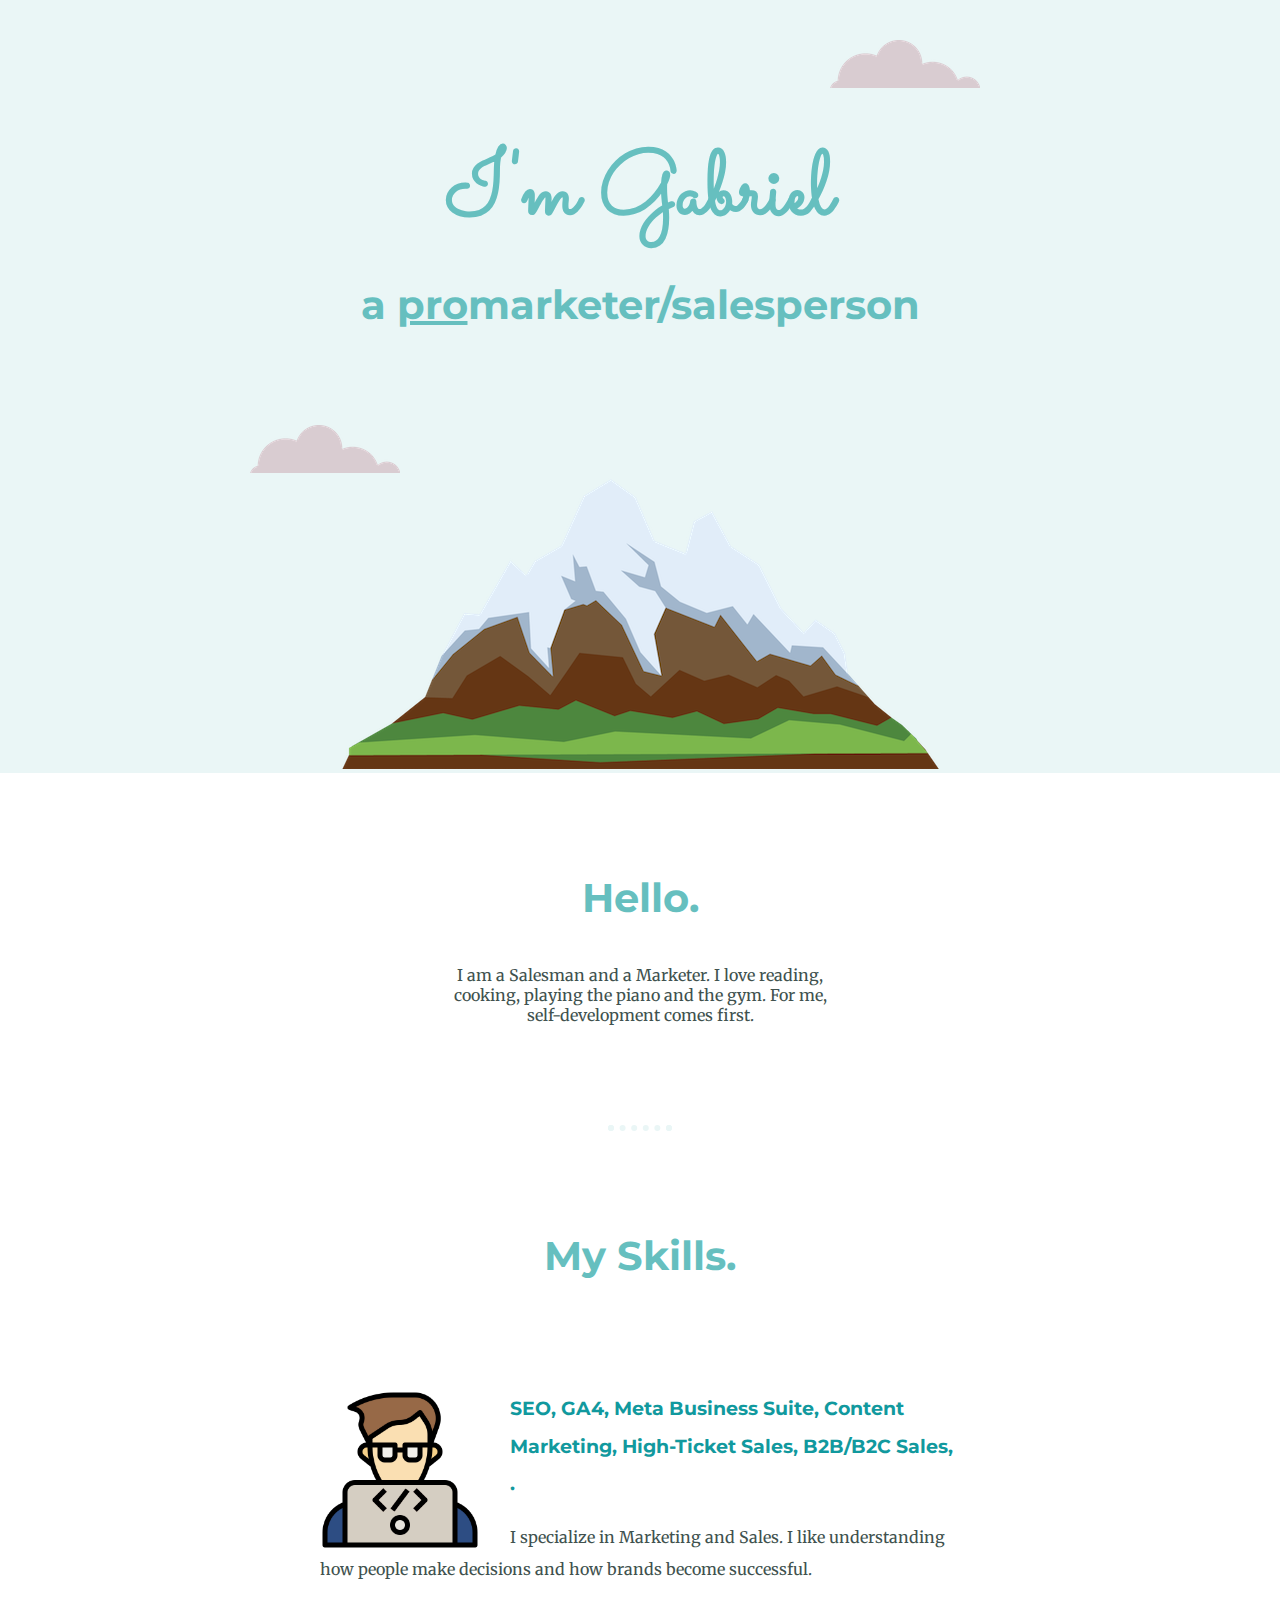
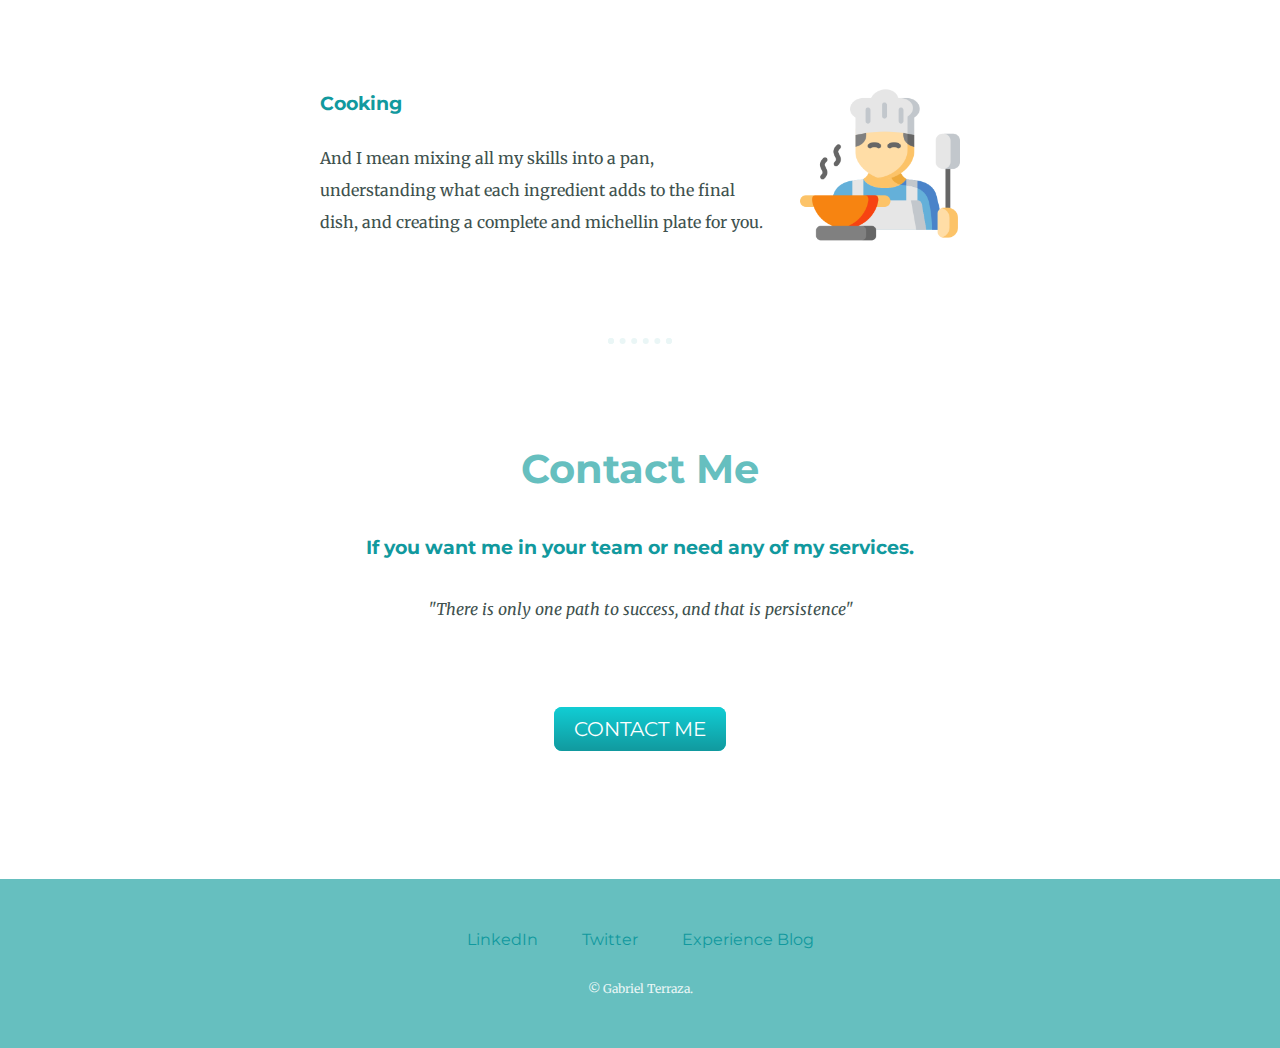
<file: index.html>
<!DOCTYPE html>
<html lang="en" dir="ltr">

<head>
  <meta charset="utf-8">
  <title> Gabriel's website</title>
  <link rel="icon" href="favicon.ico?v=2">
  <link rel="stylesheet" href="css/styles.css">
  <link rel="preconnect" href="https://fonts.googleapis.com">
  <link rel="preconnect" href="https://fonts.gstatic.com" crossorigin>
  <link href="https://fonts.googleapis.com/css2?family=Merriweather&family=Montserrat&family=Sacramento&display=swap" rel="stylesheet" </head>

<body>
  <div class="top-container">
    <img class="top-cloud" src="images/cloud.png" alt="cloud-img">
    <h1>I'm Gabriel</h1>
    <h2>
      <p>a <span class="pro">pro</span>marketer/salesperson</p>
    </h2>
    <img class="bottom-cloud" src="images/cloud.png" alt="cloud-img">
    <img src="images/mountain.png" alt="mountain.png">
  </div>
  <div class="middle-container">
    <div class="profile">
    
      <h2>Hello.</h2>
      <p class="hello-description">I am a Salesman and a Marketer. I love reading, cooking, playing the piano and the gym. For me, self-development comes first.</p>
    </div>
    <hr>
    <div class="My Skills">
      <h2>My Skills.</h2>
      <div class="skill-row">
        <img class="coding" src="images/coding.png" alt="coding-img">

        <h3>SEO, GA4, Meta Business Suite, Content Marketing, High-Ticket Sales, B2B/B2C Sales, .</h3>
        <p>I specialize in Marketing and Sales. I like understanding how people make decisions and how brands become successful.</p>

      </div>
      <div class="skill-row">
        <img class="cooking" src="images/cooking.png" alt="cooking-img">

        <h3>Cooking</h3>
        <p>And I mean mixing all my skills into a pan, understanding what each ingredient adds to the final dish, and creating a complete and michellin plate for you. </p>

      </div>
    </div>
    <hr>
    <div class="contact-me">
      <h2>Contact Me</h2>
      <h3>If you want me in your team or need any of my services.</h3>
      <p class="contact-message"><em>"There is only one path to success, and that is persistence"</em></p>
      <a class="btn" href="mailto:carlosgabrielterraza@gmail.com">CONTACT ME</a>
    </div>
  </div>

  <div class="bottom-container">
    <a  href="https://www.linkedin.com/in/gabriel-terraza-sales">LinkedIn</a>
    <a  href="https://twitter.com/terrazatles?t=0nzknmw3pfDWkkjx0oLhRw&s=08">Twitter</a>
    <a  href="hobbies.html">Experience Blog</a>
    <p class="carlos">© Gabriel Terraza.</p>
  </div>



</body>

</html>
</file>
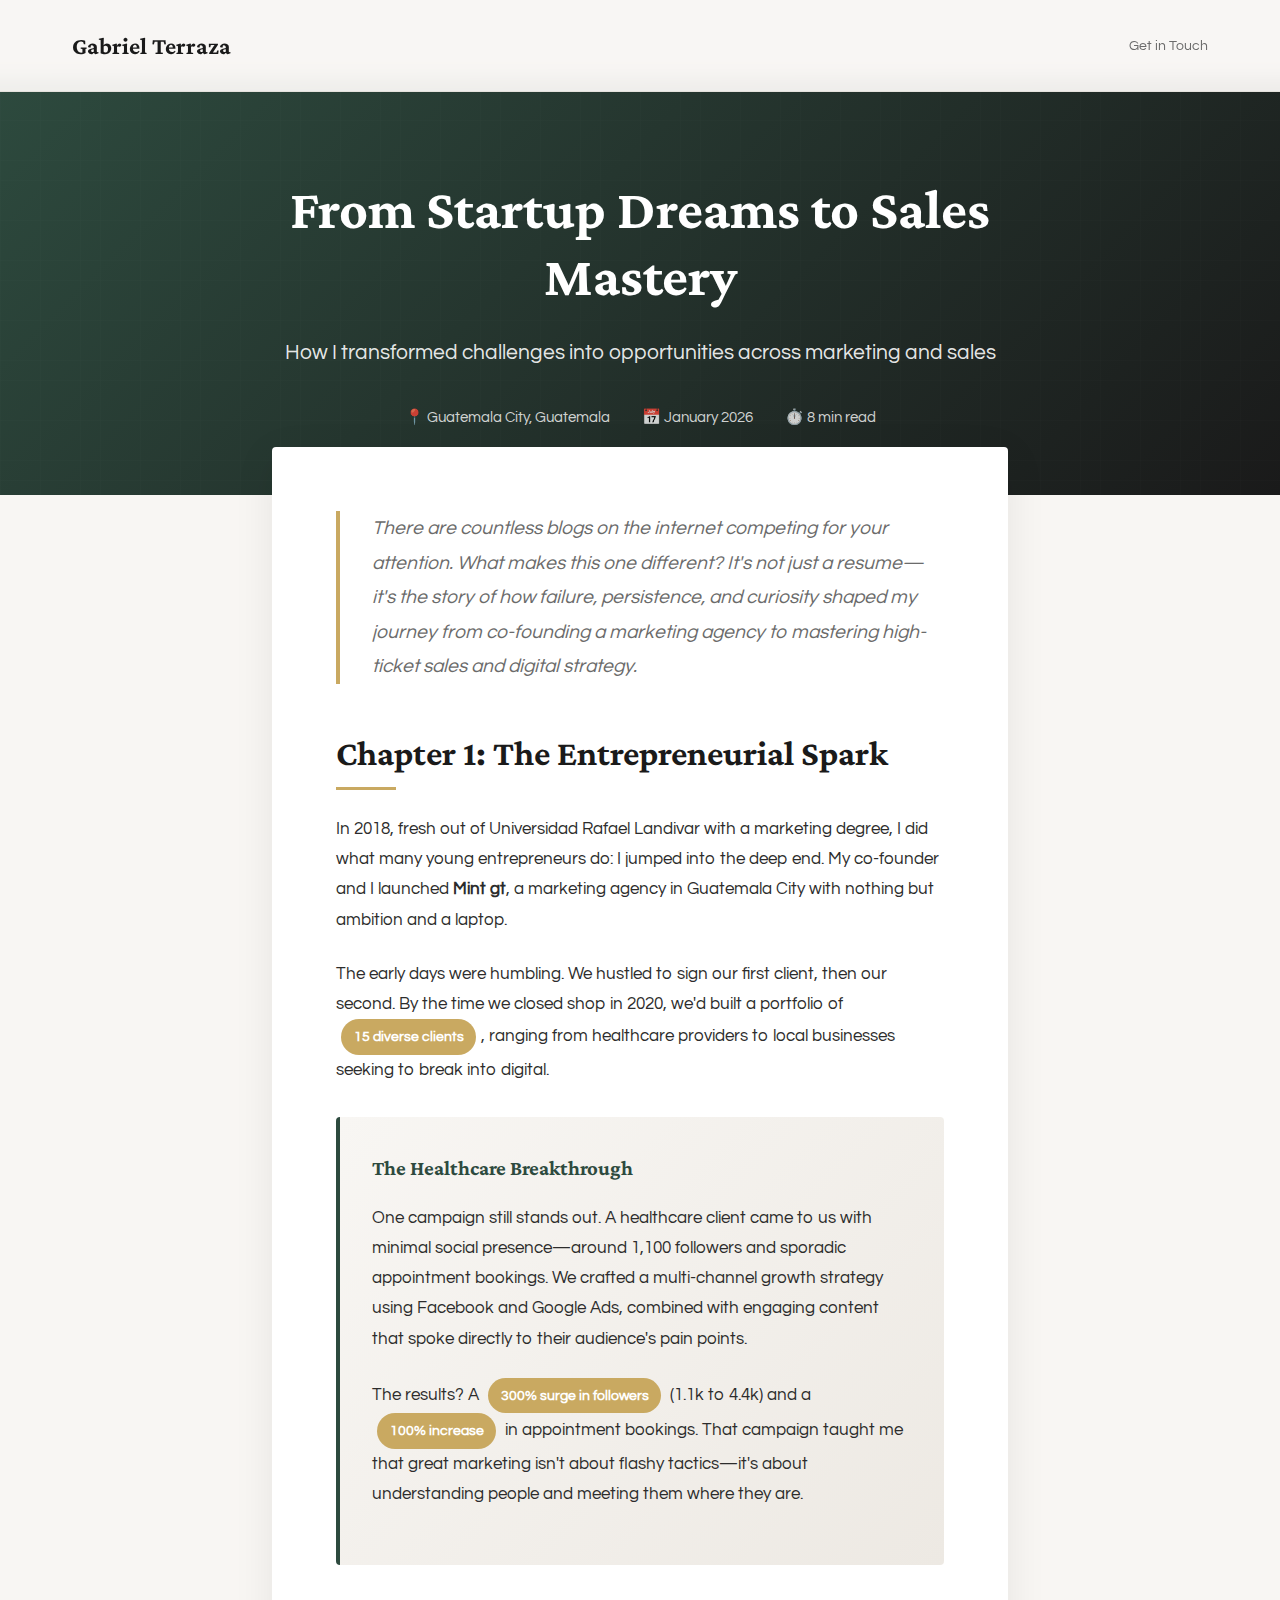
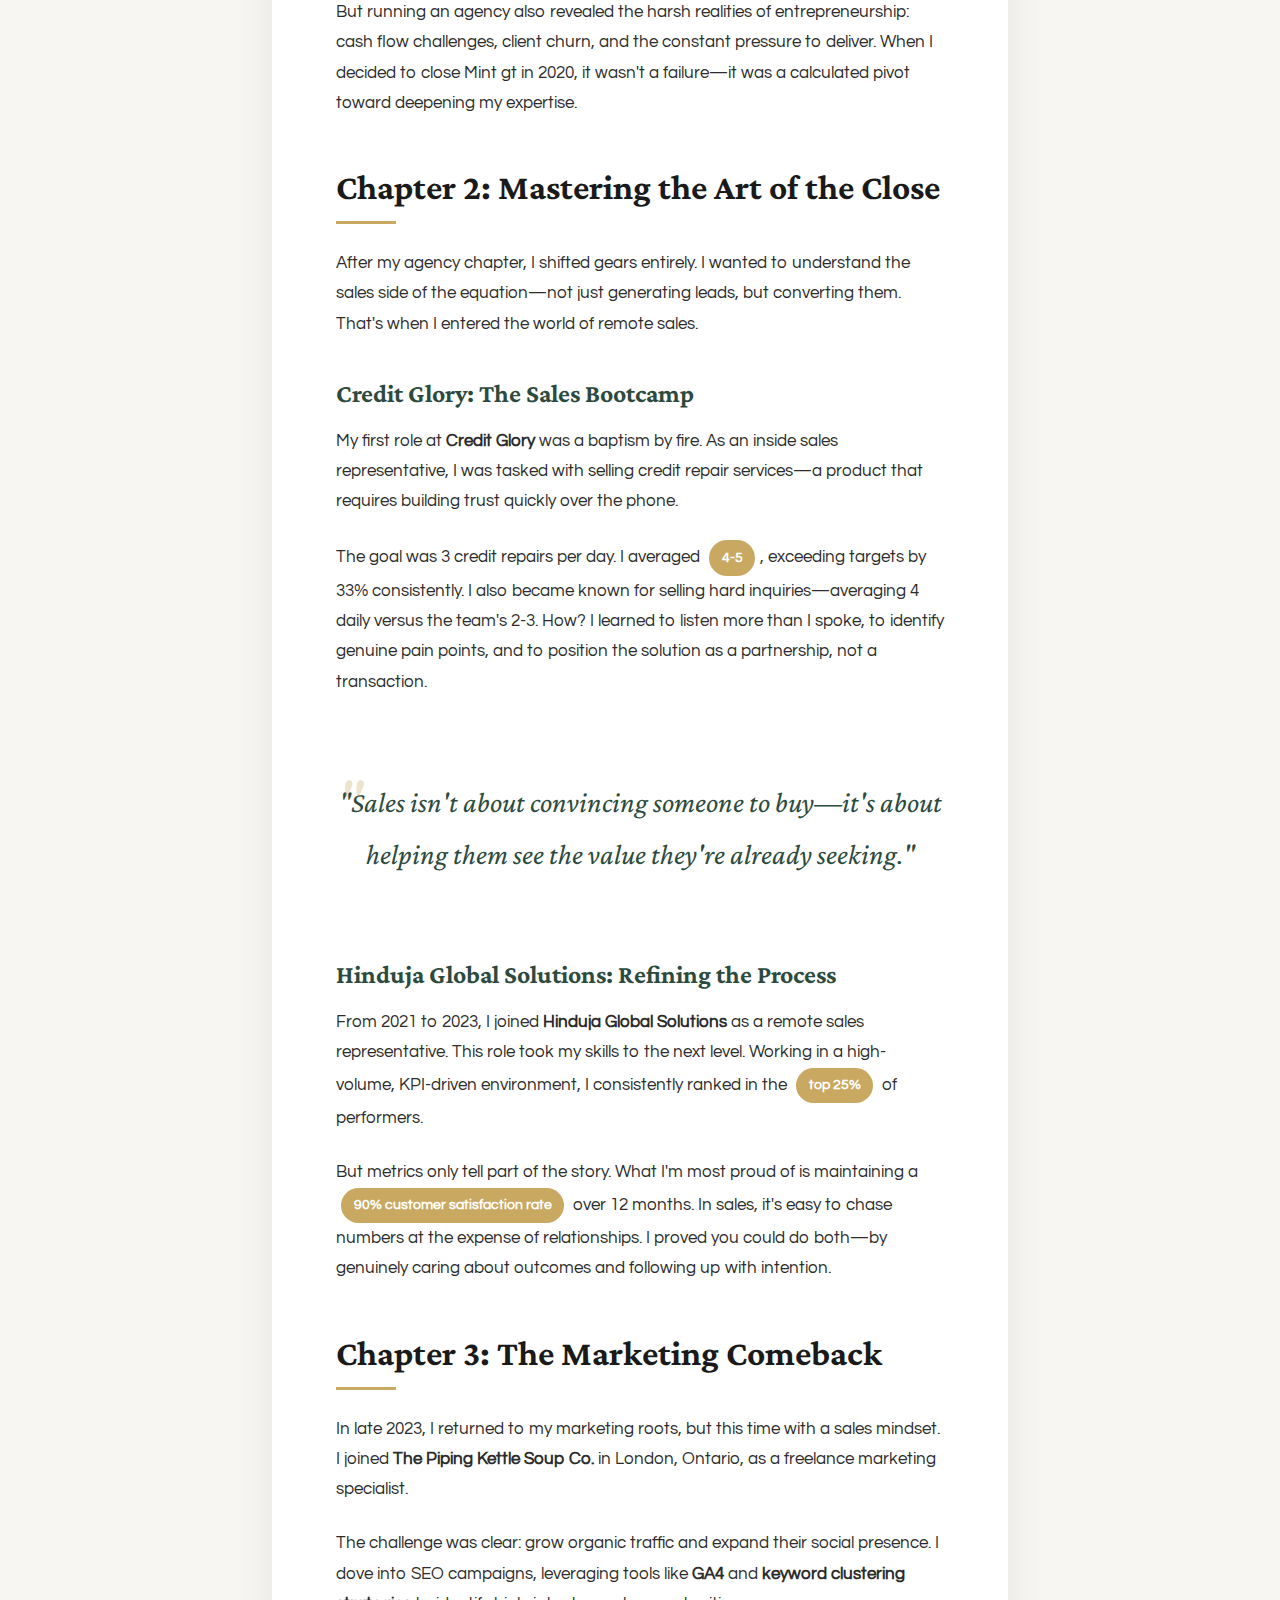
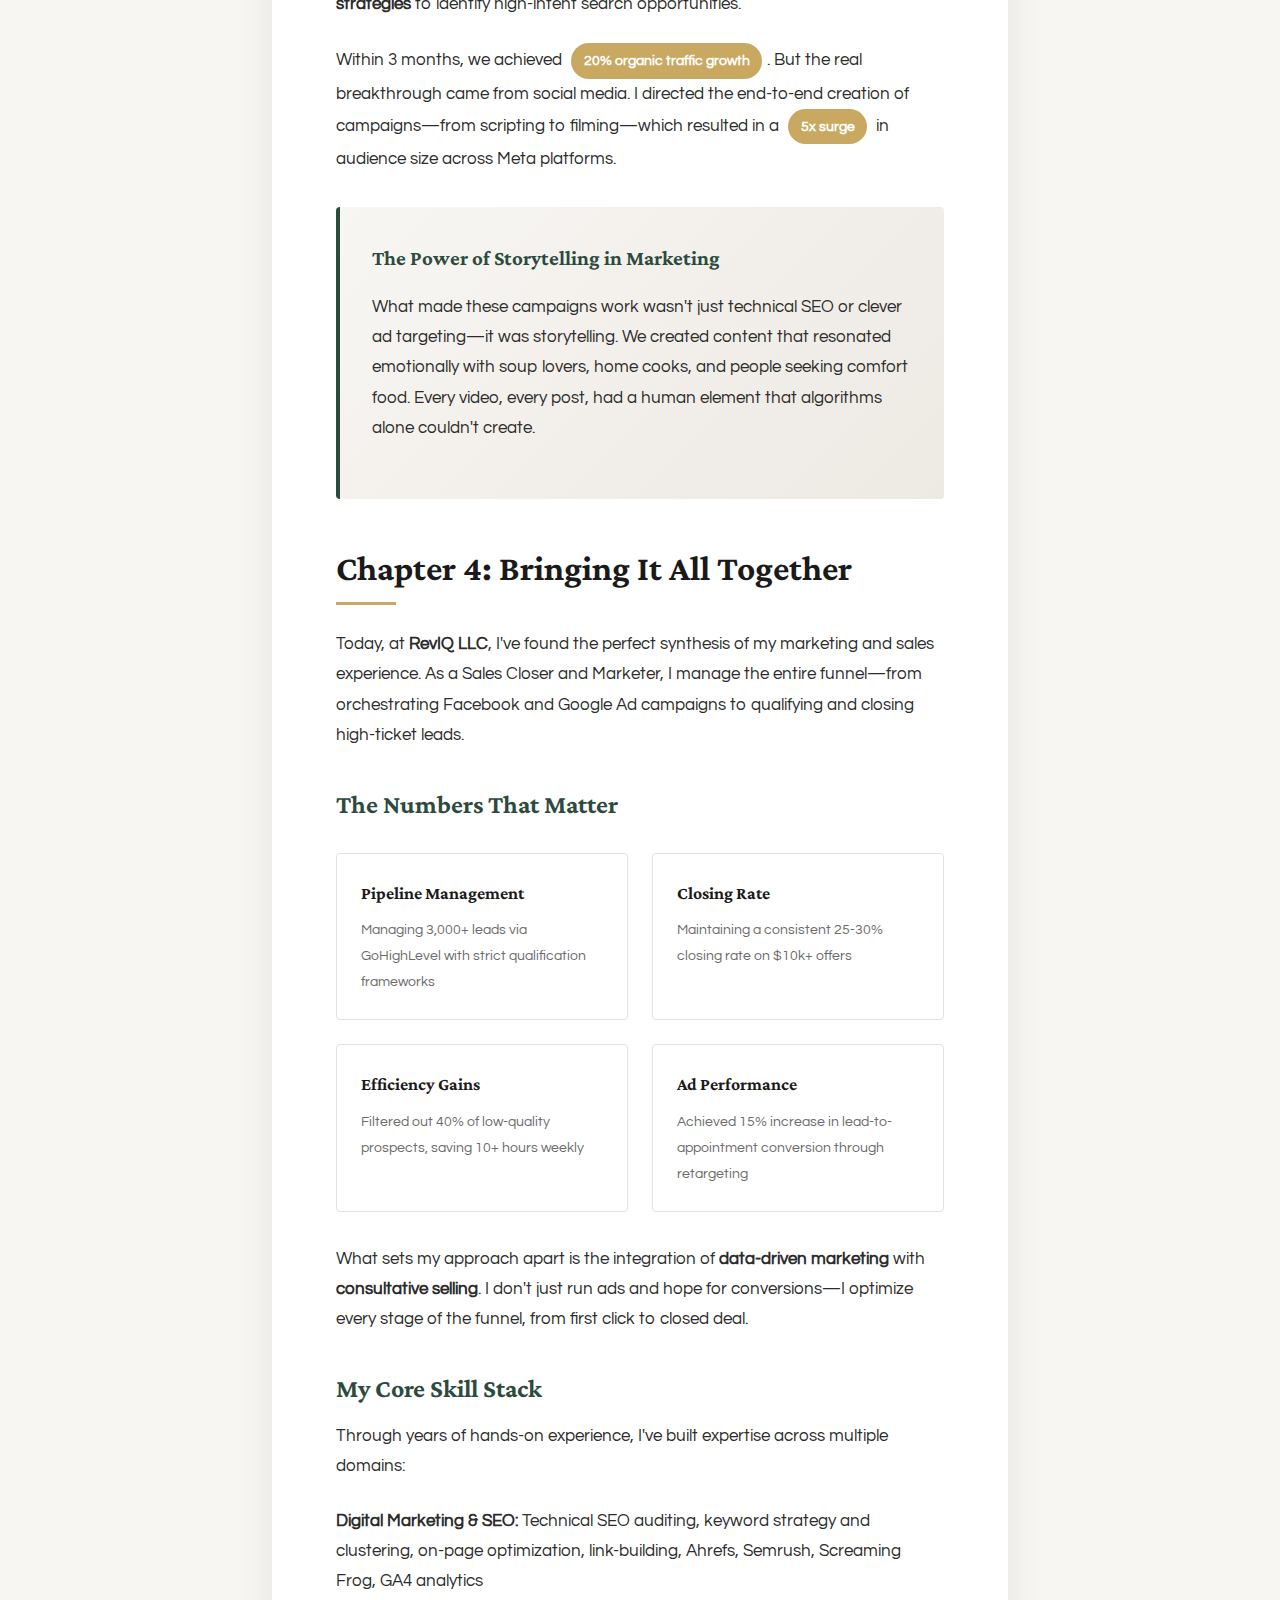
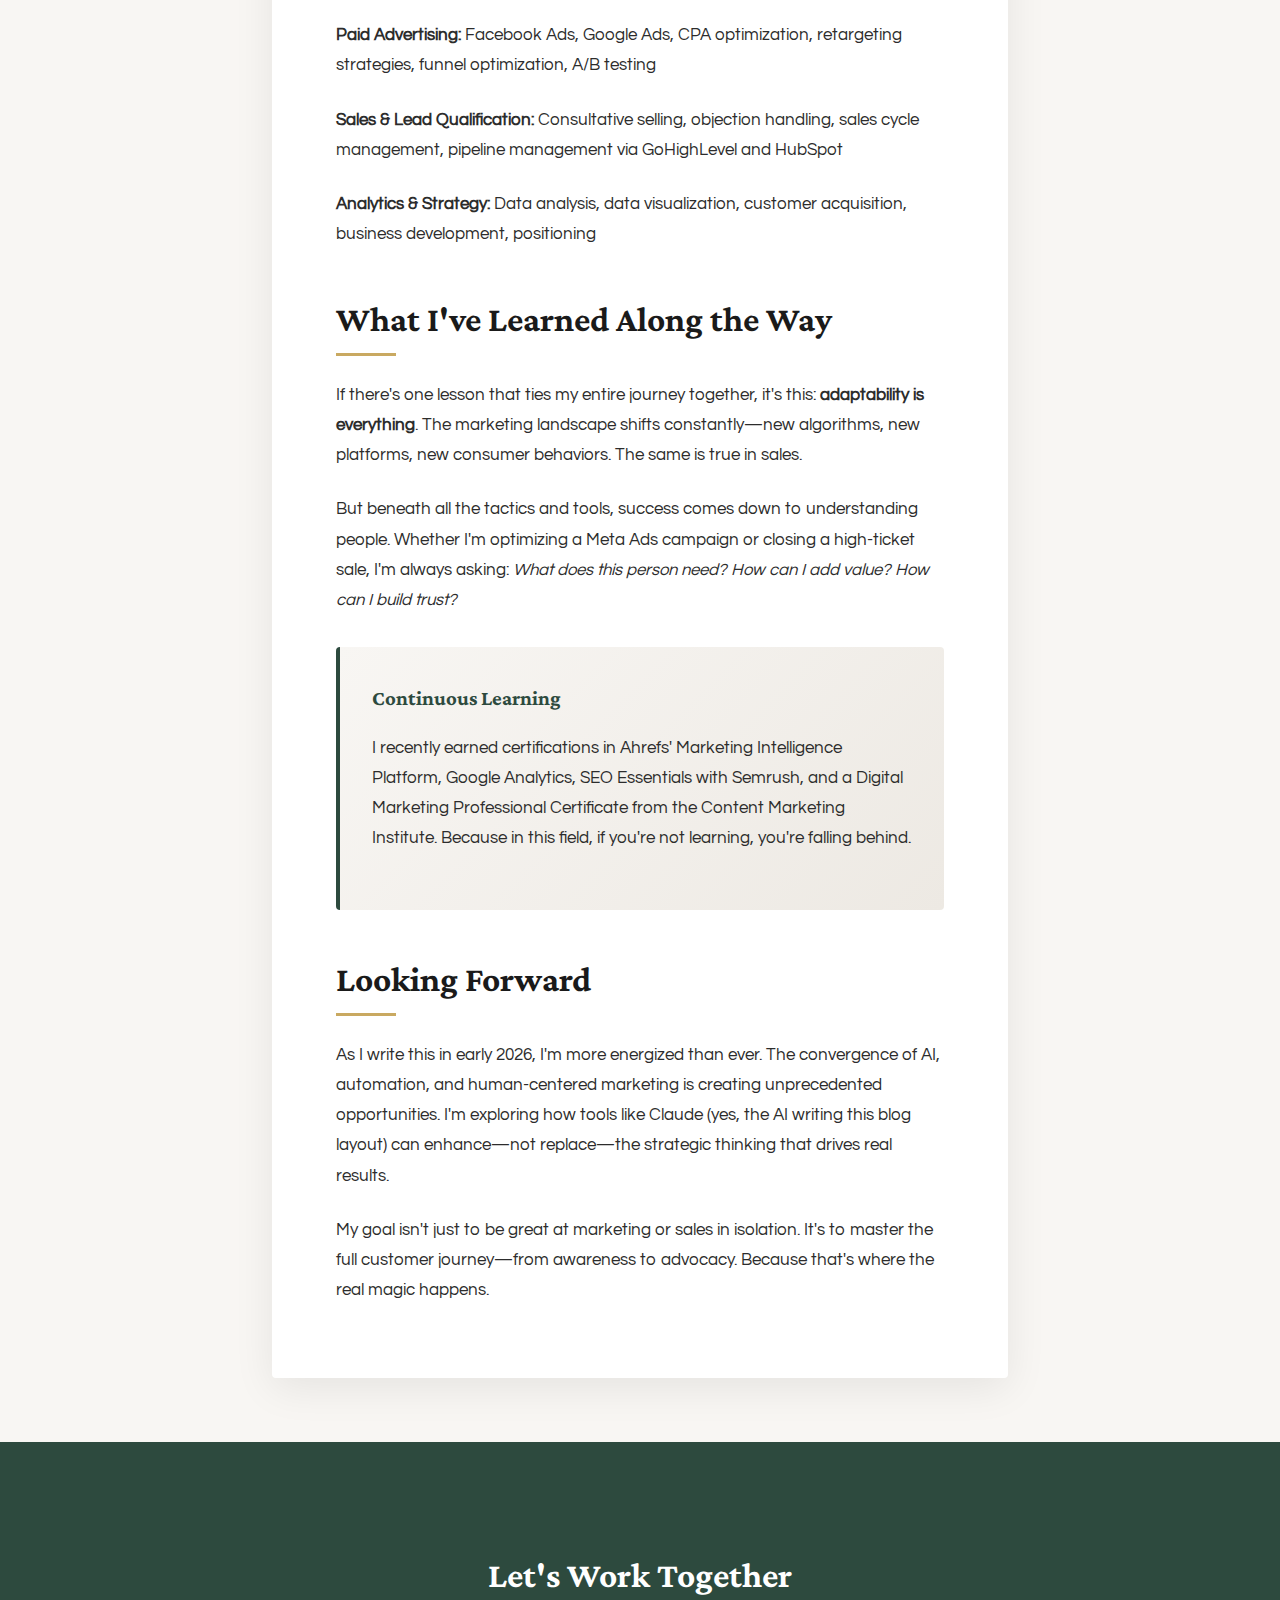
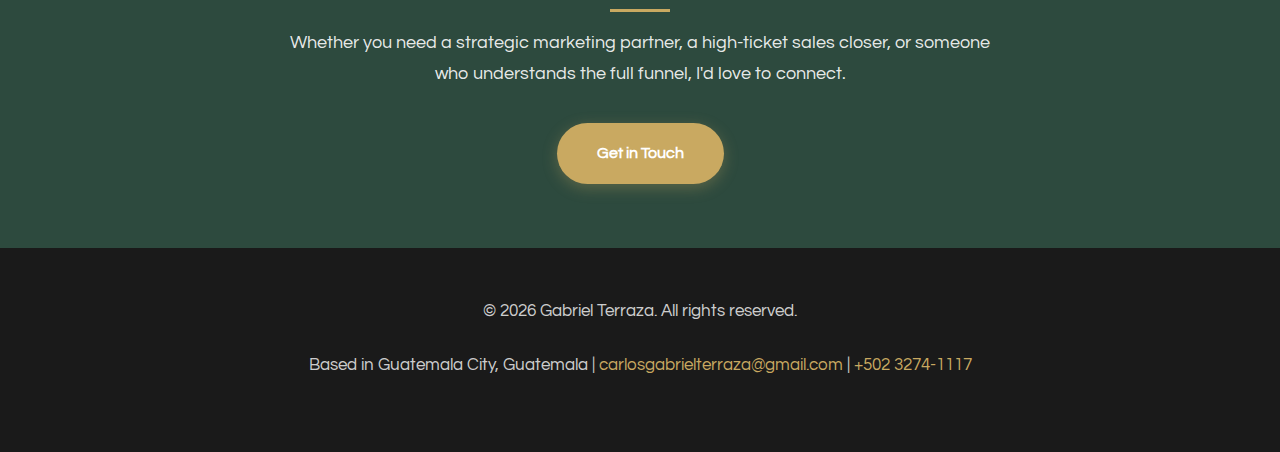
<file: Experience blog.html>
<!DOCTYPE html>
<html lang="en">
<head>
    <meta charset="UTF-8">
    <meta name="viewport" content="width=device-width, initial-scale=1.0">
    <meta name="description" content="Gabriel Terraza's journey from marketing entrepreneur to digital strategist and sales expert. Learn about growth hacking, SEO optimization, and high-ticket sales through real-world experiences.">
    <meta name="keywords" content="digital marketing, SEO specialist, appointment setter, sales closer, Guatemala marketing expert, growth hacking, GoHighLevel, Meta Ads, Google Ads">
    <meta name="author" content="Gabriel Terraza">
    <meta property="og:title" content="From Startup Dreams to Sales Mastery: A Digital Marketing Journey">
    <meta property="og:description" content="How I transformed challenges into opportunities across marketing and sales">
    <meta property="og:type" content="website">
    <meta property="og:url" content="https://gabrielterraza.com/blog">

    <title>From Startup Dreams to Sales Mastery | Gabriel Terraza's Digital Journey</title>

    <link rel="preconnect" href="https://fonts.googleapis.com">
    <link rel="preconnect" href="https://fonts.gstatic.com" crossorigin>
    <link href="https://fonts.googleapis.com/css2?family=Crimson+Pro:wght@400;600;700&family=Questrial&display=swap" rel="stylesheet">

    <style>
        :root {
            --primary-dark: #1a1a1a;
            --primary-light: #f8f6f3;
            --accent-gold: #c9a961;
            --accent-deep: #2d4a3e;
            --text-primary: #2c2c2c;
            --text-secondary: #6b6b6b;
            --border-subtle: #e5e2dd;
        }

        * {
            margin: 0;
            padding: 0;
            box-sizing: border-box;
        }

        body {
            font-family: 'Questrial', sans-serif;
            color: var(--text-primary);
            background: var(--primary-light);
            line-height: 1.8;
            overflow-x: hidden;
        }

        h1, h2, h3 {
            font-family: 'Crimson Pro', serif;
            font-weight: 700;
            line-height: 1.2;
        }

        /* Navigation */
        nav {
            position: fixed;
            top: 0;
            width: 100%;
            background: rgba(248, 246, 243, 0.95);
            backdrop-filter: blur(10px);
            z-index: 1000;
            border-bottom: 1px solid var(--border-subtle);
            padding: 1.5rem 0;
            animation: slideDown 0.6s ease-out;
        }

        @keyframes slideDown {
            from {
                transform: translateY(-100%);
                opacity: 0;
            }
            to {
                transform: translateY(0);
                opacity: 1;
            }
        }

        nav .container {
            max-width: 1200px;
            margin: 0 auto;
            padding: 0 2rem;
            display: flex;
            justify-content: space-between;
            align-items: center;
        }

        nav .logo {
            font-family: 'Crimson Pro', serif;
            font-size: 1.5rem;
            font-weight: 700;
            color: var(--primary-dark);
            text-decoration: none;
        }

        nav .contact {
            color: var(--text-secondary);
            text-decoration: none;
            font-size: 0.9rem;
            transition: color 0.3s ease;
        }

        nav .contact:hover {
            color: var(--accent-gold);
        }

        /* Hero Section */
        .hero {
            margin-top: 80px;
            padding: 6rem 2rem 4rem;
            background: linear-gradient(135deg, var(--accent-deep) 0%, var(--primary-dark) 100%);
            color: white;
            text-align: center;
            position: relative;
            overflow: hidden;
        }

        .hero::before {
            content: '';
            position: absolute;
            top: 0;
            left: 0;
            right: 0;
            bottom: 0;
            background: url('data:image/svg+xml,<svg width="100" height="100" xmlns="http://www.w3.org/2000/svg"><defs><pattern id="grid" width="40" height="40" patternUnits="userSpaceOnUse"><path d="M 40 0 L 0 0 0 40" fill="none" stroke="rgba(255,255,255,0.05)" stroke-width="1"/></pattern></defs><rect width="100" height="100" fill="url(%23grid)"/></svg>');
            opacity: 0.3;
        }

        .hero-content {
            max-width: 900px;
            margin: 0 auto;
            position: relative;
            z-index: 1;
            animation: fadeInUp 1s ease-out;
        }

        @keyframes fadeInUp {
            from {
                opacity: 0;
                transform: translateY(30px);
            }
            to {
                opacity: 1;
                transform: translateY(0);
            }
        }

        .hero h1 {
            font-size: 3.5rem;
            margin-bottom: 1.5rem;
            color: white;
            animation: fadeInUp 1s ease-out 0.2s backwards;
        }

        .hero .subtitle {
            font-size: 1.3rem;
            color: rgba(255, 255, 255, 0.9);
            margin-bottom: 2rem;
            animation: fadeInUp 1s ease-out 0.4s backwards;
        }

        .hero-meta {
            display: flex;
            gap: 2rem;
            justify-content: center;
            font-size: 0.95rem;
            color: rgba(255, 255, 255, 0.8);
            animation: fadeInUp 1s ease-out 0.6s backwards;
        }

        .hero-meta span {
            display: flex;
            align-items: center;
            gap: 0.5rem;
        }

        /* Main Content */
        .container {
            max-width: 800px;
            margin: 0 auto;
            padding: 0 2rem;
        }

        article {
            background: white;
            margin: -3rem auto 4rem;
            padding: 4rem 4rem 3rem;
            border-radius: 4px;
            box-shadow: 0 10px 40px rgba(0, 0, 0, 0.08);
            position: relative;
            animation: fadeIn 1s ease-out 0.8s backwards;
        }

        @keyframes fadeIn {
            from {
                opacity: 0;
            }
            to {
                opacity: 1;
            }
        }

        .featured-image {
            width: 100%;
            height: 400px;
            object-fit: cover;
            border-radius: 4px;
            margin-bottom: 3rem;
        }

        .intro {
            font-size: 1.2rem;
            color: var(--text-secondary);
            border-left: 4px solid var(--accent-gold);
            padding-left: 2rem;
            margin-bottom: 3rem;
            font-style: italic;
        }

        h2 {
            font-size: 2.2rem;
            margin: 3rem 0 1.5rem;
            color: var(--primary-dark);
            position: relative;
        }

        h2::after {
            content: '';
            display: block;
            width: 60px;
            height: 3px;
            background: var(--accent-gold);
            margin-top: 0.8rem;
        }

        h3 {
            font-size: 1.6rem;
            margin: 2.5rem 0 1rem;
            color: var(--accent-deep);
        }

        p {
            margin-bottom: 1.5rem;
            font-size: 1.05rem;
        }

        .highlight-box {
            background: linear-gradient(135deg, #f8f6f3 0%, #ede9e3 100%);
            border-left: 4px solid var(--accent-deep);
            padding: 2rem;
            margin: 2rem 0;
            border-radius: 4px;
        }

        .highlight-box h4 {
            font-family: 'Crimson Pro', serif;
            font-size: 1.3rem;
            margin-bottom: 1rem;
            color: var(--accent-deep);
        }

        .skills-grid {
            display: grid;
            grid-template-columns: repeat(auto-fit, minmax(200px, 1fr));
            gap: 1.5rem;
            margin: 2rem 0;
        }

        .skill-card {
            background: white;
            padding: 1.5rem;
            border: 1px solid var(--border-subtle);
            border-radius: 4px;
            transition: all 0.3s ease;
        }

        .skill-card:hover {
            transform: translateY(-5px);
            box-shadow: 0 8px 20px rgba(0, 0, 0, 0.1);
            border-color: var(--accent-gold);
        }

        .skill-card h4 {
            font-family: 'Crimson Pro', serif;
            font-size: 1.1rem;
            margin-bottom: 0.5rem;
            color: var(--primary-dark);
        }

        .skill-card p {
            font-size: 0.9rem;
            color: var(--text-secondary);
            margin-bottom: 0;
        }

        .stat {
            display: inline-block;
            background: var(--accent-gold);
            color: white;
            padding: 0.3rem 0.8rem;
            border-radius: 20px;
            font-weight: 600;
            font-size: 0.9rem;
            margin: 0 0.3rem;
        }

        .pullquote {
            font-family: 'Crimson Pro', serif;
            font-size: 1.8rem;
            font-style: italic;
            color: var(--accent-deep);
            text-align: center;
            margin: 3rem 0;
            padding: 2rem 0;
            position: relative;
        }

        .pullquote::before {
            content: '"';
            font-size: 4rem;
            position: absolute;
            left: 0;
            top: 0;
            color: var(--accent-gold);
            opacity: 0.3;
        }

        /* CTA Section */
        .cta-section {
            background: var(--accent-deep);
            color: white;
            text-align: center;
            padding: 4rem 2rem;
            margin-top: 4rem;
        }

        .cta-section h2 {
            color: white;
            margin-bottom: 1rem;
        }

        .cta-section h2::after {
            background: var(--accent-gold);
            margin: 0.8rem auto 0;
        }

        .cta-section p {
            font-size: 1.1rem;
            margin-bottom: 2rem;
            color: rgba(255, 255, 255, 0.9);
        }

        .cta-button {
            display: inline-block;
            background: var(--accent-gold);
            color: white;
            padding: 1rem 2.5rem;
            border-radius: 50px;
            text-decoration: none;
            font-weight: 600;
            transition: all 0.3s ease;
            box-shadow: 0 4px 15px rgba(201, 169, 97, 0.3);
        }

        .cta-button:hover {
            background: #b89850;
            transform: translateY(-2px);
            box-shadow: 0 6px 20px rgba(201, 169, 97, 0.4);
        }

        /* Footer */
        footer {
            background: var(--primary-dark);
            color: rgba(255, 255, 255, 0.8);
            padding: 3rem 2rem;
            text-align: center;
        }

        footer a {
            color: var(--accent-gold);
            text-decoration: none;
        }

        footer a:hover {
            text-decoration: underline;
        }

        /* Responsive */
        @media (max-width: 768px) {
            .hero h1 {
                font-size: 2.5rem;
            }

            .hero .subtitle {
                font-size: 1.1rem;
            }

            .hero-meta {
                flex-direction: column;
                gap: 0.5rem;
            }

            article {
                padding: 2rem 1.5rem;
                margin: -2rem 1rem 2rem;
            }

            h2 {
                font-size: 1.8rem;
            }

            .skills-grid {
                grid-template-columns: 1fr;
            }
        }
    </style>
</head>
<body>
    <nav>
        <div class="container">
            <a href="#" class="logo">Gabriel Terraza</a>
            <a href="mailto:carlosgabrielterraza@gmail.com" class="contact">Get in Touch</a>
        </div>
    </nav>

    <section class="hero">
        <div class="hero-content">
            <h1>From Startup Dreams to Sales Mastery</h1>
            <p class="subtitle">How I transformed challenges into opportunities across marketing and sales</p>
            <div class="hero-meta">
                <span>📍 Guatemala City, Guatemala</span>
                <span>📅 January 2026</span>
                <span>⏱️ 8 min read</span>
            </div>
        </div>
    </section>

    <div class="container">
        <article>
            <p class="intro">
                There are countless blogs on the internet competing for your attention. What makes this one different? It's not just a resume—it's the story of how failure, persistence, and curiosity shaped my journey from co-founding a marketing agency to mastering high-ticket sales and digital strategy.
            </p>

            <h2>Chapter 1: The Entrepreneurial Spark</h2>

            <p>In 2018, fresh out of Universidad Rafael Landivar with a marketing degree, I did what many young entrepreneurs do: I jumped into the deep end. My co-founder and I launched <strong>Mint gt</strong>, a marketing agency in Guatemala City with nothing but ambition and a laptop.</p>

            <p>The early days were humbling. We hustled to sign our first client, then our second. By the time we closed shop in 2020, we'd built a portfolio of <span class="stat">15 diverse clients</span>, ranging from healthcare providers to local businesses seeking to break into digital.</p>

            <div class="highlight-box">
                <h4>The Healthcare Breakthrough</h4>
                <p>One campaign still stands out. A healthcare client came to us with minimal social presence—around 1,100 followers and sporadic appointment bookings. We crafted a multi-channel growth strategy using Facebook and Google Ads, combined with engaging content that spoke directly to their audience's pain points.</p>
                <p>The results? A <span class="stat">300% surge in followers</span> (1.1k to 4.4k) and a <span class="stat">100% increase</span> in appointment bookings. That campaign taught me that great marketing isn't about flashy tactics—it's about understanding people and meeting them where they are.</p>
            </div>

            <p>But running an agency also revealed the harsh realities of entrepreneurship: cash flow challenges, client churn, and the constant pressure to deliver. When I decided to close Mint gt in 2020, it wasn't a failure—it was a calculated pivot toward deepening my expertise.</p>

            <h2>Chapter 2: Mastering the Art of the Close</h2>

            <p>After my agency chapter, I shifted gears entirely. I wanted to understand the sales side of the equation—not just generating leads, but converting them. That's when I entered the world of remote sales.</p>

            <h3>Credit Glory: The Sales Bootcamp</h3>

            <p>My first role at <strong>Credit Glory</strong> was a baptism by fire. As an inside sales representative, I was tasked with selling credit repair services—a product that requires building trust quickly over the phone.</p>

            <p>The goal was 3 credit repairs per day. I averaged <span class="stat">4-5</span>, exceeding targets by 33% consistently. I also became known for selling hard inquiries—averaging 4 daily versus the team's 2-3. How? I learned to listen more than I spoke, to identify genuine pain points, and to position the solution as a partnership, not a transaction.</p>

            <div class="pullquote">
                "Sales isn't about convincing someone to buy—it's about helping them see the value they're already seeking."
            </div>

            <h3>Hinduja Global Solutions: Refining the Process</h3>

            <p>From 2021 to 2023, I joined <strong>Hinduja Global Solutions</strong> as a remote sales representative. This role took my skills to the next level. Working in a high-volume, KPI-driven environment, I consistently ranked in the <span class="stat">top 25%</span> of performers.</p>

            <p>But metrics only tell part of the story. What I'm most proud of is maintaining a <span class="stat">90% customer satisfaction rate</span> over 12 months. In sales, it's easy to chase numbers at the expense of relationships. I proved you could do both—by genuinely caring about outcomes and following up with intention.</p>

            <h2>Chapter 3: The Marketing Comeback</h2>

            <p>In late 2023, I returned to my marketing roots, but this time with a sales mindset. I joined <strong>The Piping Kettle Soup Co.</strong> in London, Ontario, as a freelance marketing specialist.</p>

            <p>The challenge was clear: grow organic traffic and expand their social presence. I dove into SEO campaigns, leveraging tools like <strong>GA4</strong> and <strong>keyword clustering strategies</strong> to identify high-intent search opportunities.</p>

            <p>Within 3 months, we achieved <span class="stat">20% organic traffic growth</span>. But the real breakthrough came from social media. I directed the end-to-end creation of campaigns—from scripting to filming—which resulted in a <span class="stat">5x surge</span> in audience size across Meta platforms.</p>

            <div class="highlight-box">
                <h4>The Power of Storytelling in Marketing</h4>
                <p>What made these campaigns work wasn't just technical SEO or clever ad targeting—it was storytelling. We created content that resonated emotionally with soup lovers, home cooks, and people seeking comfort food. Every video, every post, had a human element that algorithms alone couldn't create.</p>
            </div>

            <h2>Chapter 4: Bringing It All Together</h2>

            <p>Today, at <strong>RevIQ LLC</strong>, I've found the perfect synthesis of my marketing and sales experience. As a Sales Closer and Marketer, I manage the entire funnel—from orchestrating Facebook and Google Ad campaigns to qualifying and closing high-ticket leads.</p>

            <h3>The Numbers That Matter</h3>

            <div class="skills-grid">
                <div class="skill-card">
                    <h4>Pipeline Management</h4>
                    <p>Managing 3,000+ leads via GoHighLevel with strict qualification frameworks</p>
                </div>
                <div class="skill-card">
                    <h4>Closing Rate</h4>
                    <p>Maintaining a consistent 25-30% closing rate on $10k+ offers</p>
                </div>
                <div class="skill-card">
                    <h4>Efficiency Gains</h4>
                    <p>Filtered out 40% of low-quality prospects, saving 10+ hours weekly</p>
                </div>
                <div class="skill-card">
                    <h4>Ad Performance</h4>
                    <p>Achieved 15% increase in lead-to-appointment conversion through retargeting</p>
                </div>
            </div>

            <p>What sets my approach apart is the integration of <strong>data-driven marketing</strong> with <strong>consultative selling</strong>. I don't just run ads and hope for conversions—I optimize every stage of the funnel, from first click to closed deal.</p>

            <h3>My Core Skill Stack</h3>

            <p>Through years of hands-on experience, I've built expertise across multiple domains:</p>

            <p><strong>Digital Marketing & SEO:</strong> Technical SEO auditing, keyword strategy and clustering, on-page optimization, link-building, Ahrefs, Semrush, Screaming Frog, GA4 analytics</p>

            <p><strong>Paid Advertising:</strong> Facebook Ads, Google Ads, CPA optimization, retargeting strategies, funnel optimization, A/B testing</p>

            <p><strong>Sales & Lead Qualification:</strong> Consultative selling, objection handling, sales cycle management, pipeline management via GoHighLevel and HubSpot</p>

            <p><strong>Analytics & Strategy:</strong> Data analysis, data visualization, customer acquisition, business development, positioning</p>

            <h2>What I've Learned Along the Way</h2>

            <p>If there's one lesson that ties my entire journey together, it's this: <strong>adaptability is everything</strong>. The marketing landscape shifts constantly—new algorithms, new platforms, new consumer behaviors. The same is true in sales.</p>

            <p>But beneath all the tactics and tools, success comes down to understanding people. Whether I'm optimizing a Meta Ads campaign or closing a high-ticket sale, I'm always asking: <em>What does this person need? How can I add value? How can I build trust?</em></p>

            <div class="highlight-box">
                <h4>Continuous Learning</h4>
                <p>I recently earned certifications in Ahrefs' Marketing Intelligence Platform, Google Analytics, SEO Essentials with Semrush, and a Digital Marketing Professional Certificate from the Content Marketing Institute. Because in this field, if you're not learning, you're falling behind.</p>
            </div>

            <h2>Looking Forward</h2>

            <p>As I write this in early 2026, I'm more energized than ever. The convergence of AI, automation, and human-centered marketing is creating unprecedented opportunities. I'm exploring how tools like Claude (yes, the AI writing this blog layout) can enhance—not replace—the strategic thinking that drives real results.</p>

            <p>My goal isn't just to be great at marketing or sales in isolation. It's to master the full customer journey—from awareness to advocacy. Because that's where the real magic happens.</p>
        </article>
    </div>

    <section class="cta-section">
        <div class="container">
            <h2>Let's Work Together</h2>
            <p>Whether you need a strategic marketing partner, a high-ticket sales closer, or someone who understands the full funnel, I'd love to connect.</p>
            <a href="mailto:carlosgabrielterraza@gmail.com" class="cta-button">Get in Touch</a>
        </div>
    </section>

    <footer>
        <div class="container">
            <p>&copy; 2026 Gabriel Terraza. All rights reserved.</p>
            <p>Based in Guatemala City, Guatemala | <a href="mailto:carlosgabrielterraza@gmail.com">carlosgabrielterraza@gmail.com</a> | <a href="tel:+50232741117">+502 3274-1117</a></p>
        </div>
    </footer>
</body>
</html>
</file>
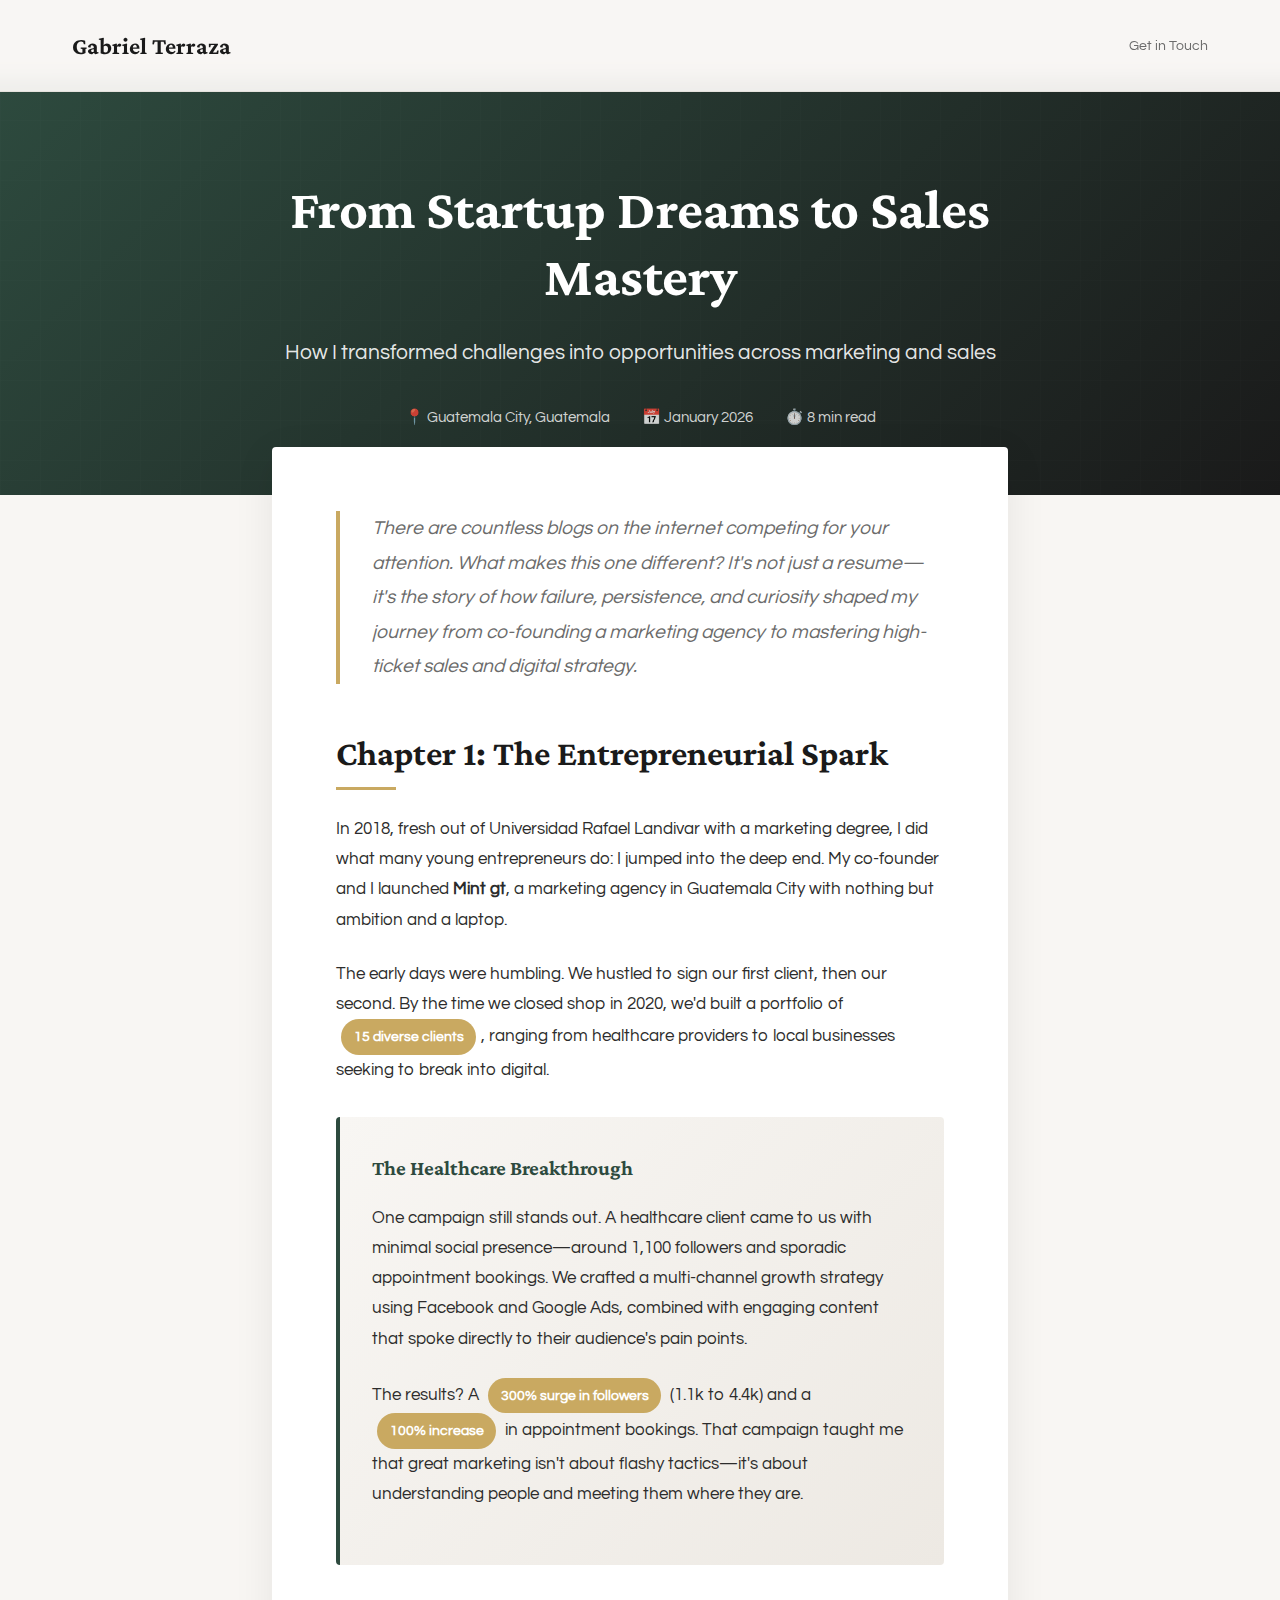
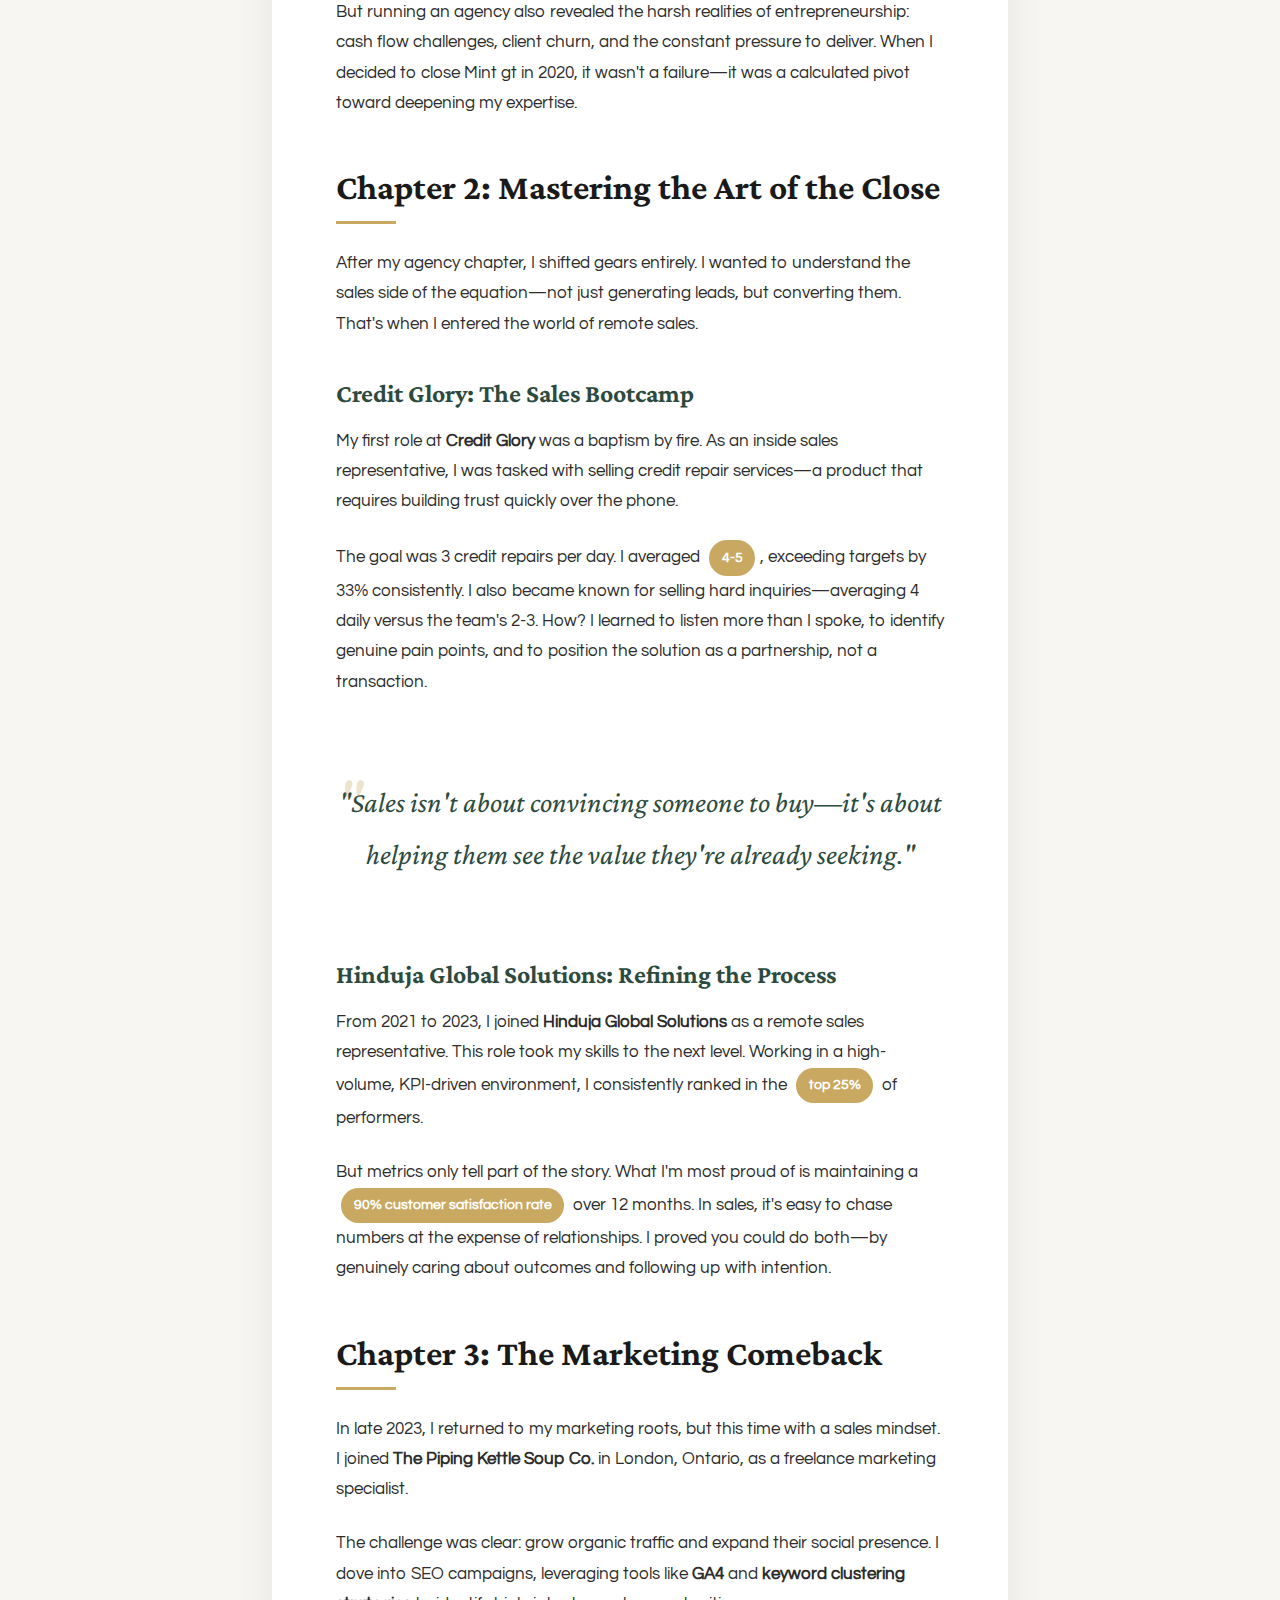
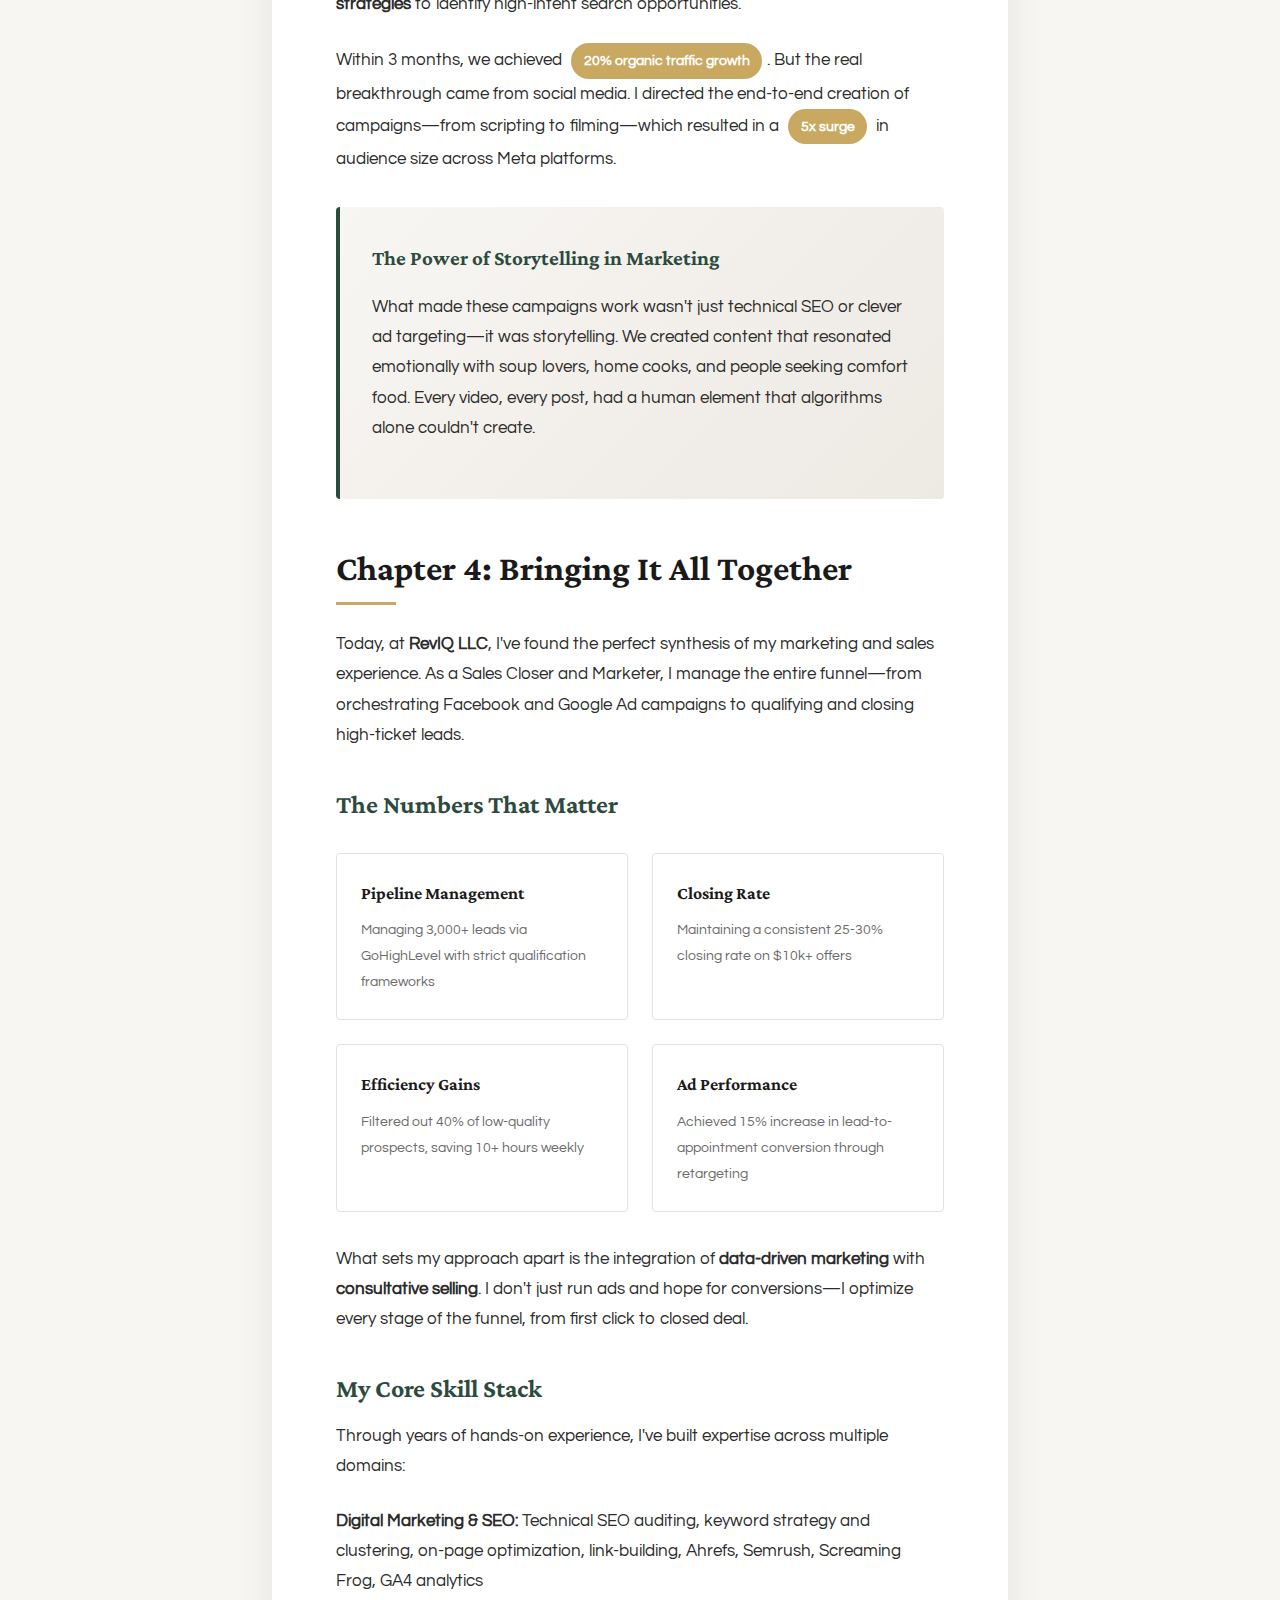
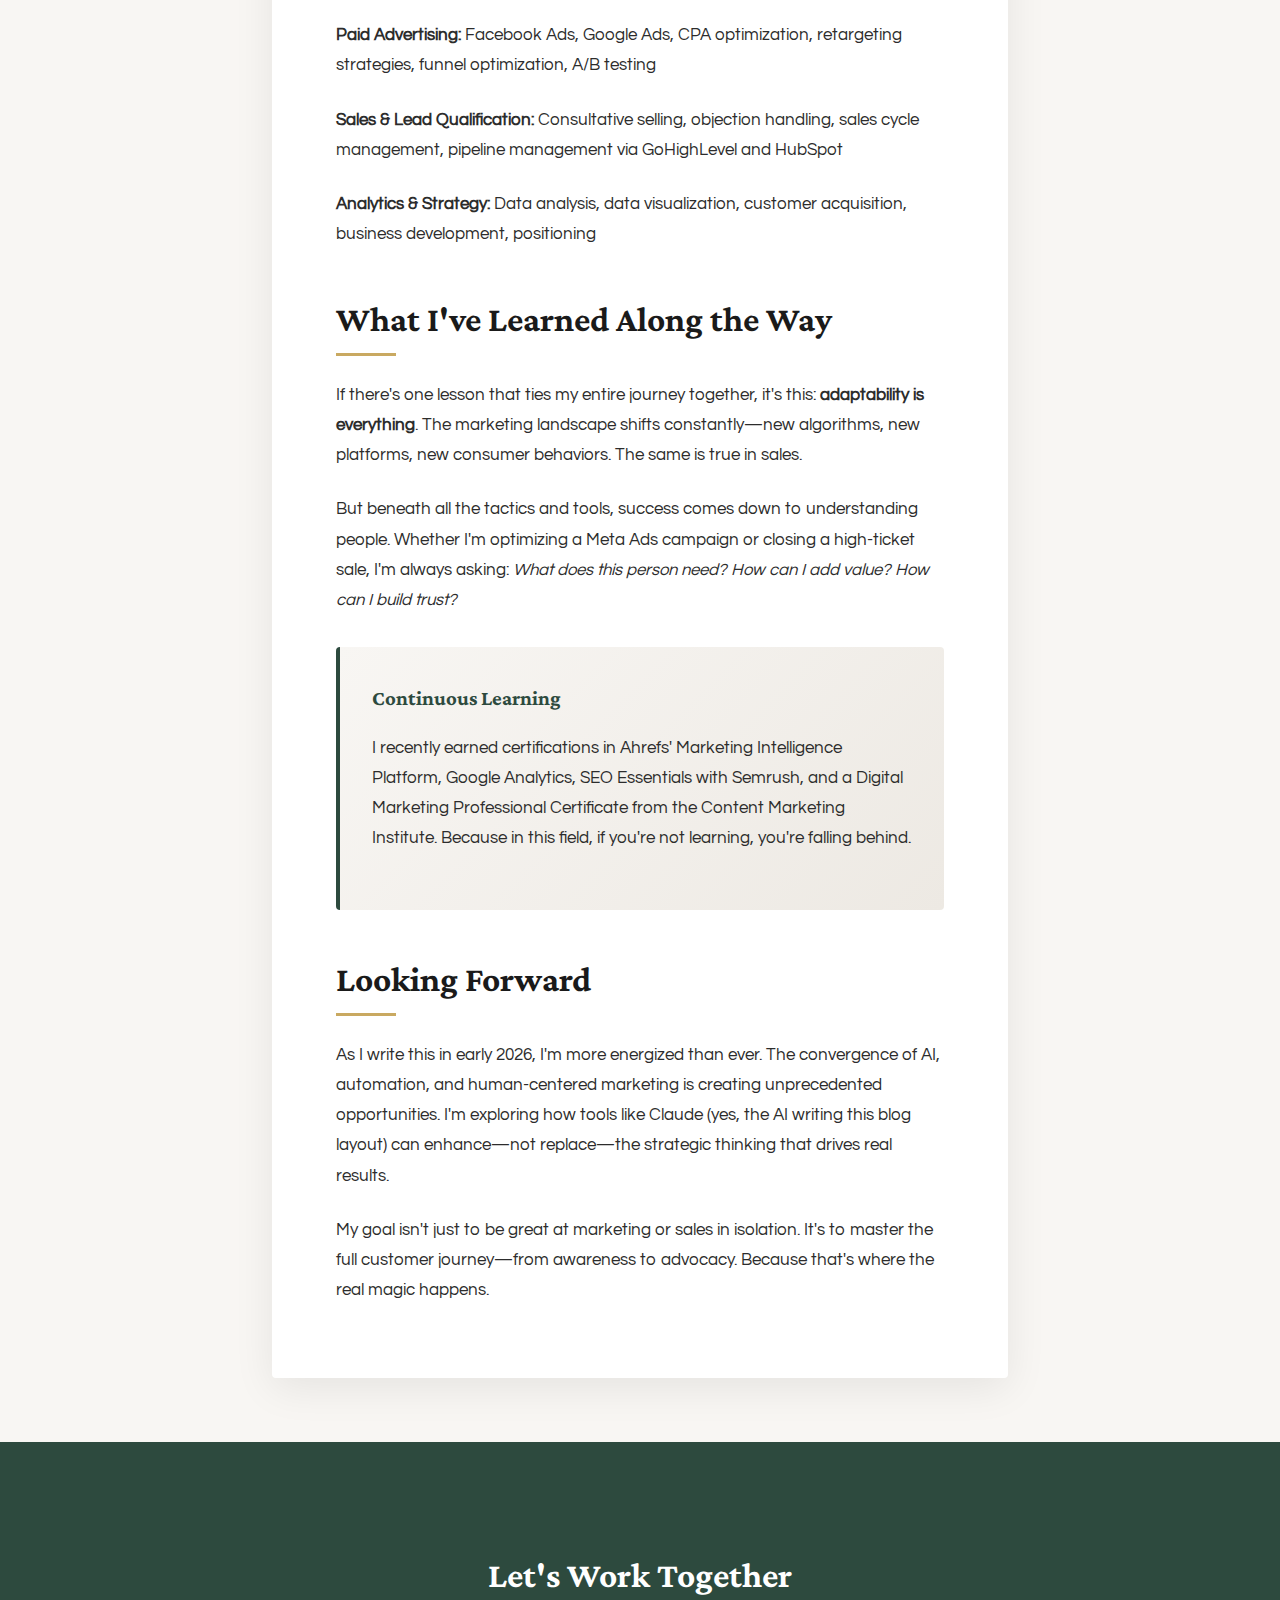
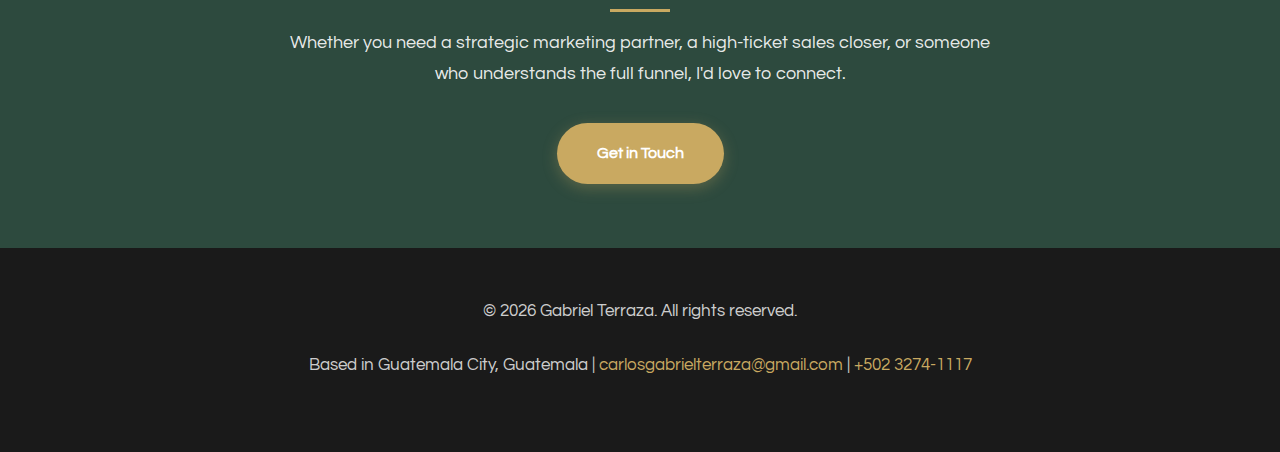
<file: hobbies.html>
<!DOCTYPE html>
<html lang="en">
<head>
    <meta charset="UTF-8">
    <meta name="viewport" content="width=device-width, initial-scale=1.0">
    <meta name="description" content="Gabriel Terraza's journey from marketing entrepreneur to digital strategist and sales expert. Learn about growth hacking, SEO optimization, and high-ticket sales through real-world experiences.">
    <meta name="keywords" content="digital marketing, SEO specialist, appointment setter, sales closer, Guatemala marketing expert, growth hacking, GoHighLevel, Meta Ads, Google Ads">
    <meta name="author" content="Gabriel Terraza">
    <meta property="og:title" content="From Startup Dreams to Sales Mastery: A Digital Marketing Journey">
    <meta property="og:description" content="How I transformed challenges into opportunities across marketing and sales">
    <meta property="og:type" content="website">
    <meta property="og:url" content="https://gabrielterraza.com/blog">

    <title>From Startup Dreams to Sales Mastery | Gabriel Terraza's Digital Journey</title>

    <link rel="preconnect" href="https://fonts.googleapis.com">
    <link rel="preconnect" href="https://fonts.gstatic.com" crossorigin>
    <link href="https://fonts.googleapis.com/css2?family=Crimson+Pro:wght@400;600;700&family=Questrial&display=swap" rel="stylesheet">

    <style>
        :root {
            --primary-dark: #1a1a1a;
            --primary-light: #f8f6f3;
            --accent-gold: #c9a961;
            --accent-deep: #2d4a3e;
            --text-primary: #2c2c2c;
            --text-secondary: #6b6b6b;
            --border-subtle: #e5e2dd;
        }

        * {
            margin: 0;
            padding: 0;
            box-sizing: border-box;
        }

        body {
            font-family: 'Questrial', sans-serif;
            color: var(--text-primary);
            background: var(--primary-light);
            line-height: 1.8;
            overflow-x: hidden;
        }

        h1, h2, h3 {
            font-family: 'Crimson Pro', serif;
            font-weight: 700;
            line-height: 1.2;
        }

        /* Navigation */
        nav {
            position: fixed;
            top: 0;
            width: 100%;
            background: rgba(248, 246, 243, 0.95);
            backdrop-filter: blur(10px);
            z-index: 1000;
            border-bottom: 1px solid var(--border-subtle);
            padding: 1.5rem 0;
            animation: slideDown 0.6s ease-out;
        }

        @keyframes slideDown {
            from {
                transform: translateY(-100%);
                opacity: 0;
            }
            to {
                transform: translateY(0);
                opacity: 1;
            }
        }

        nav .container {
            max-width: 1200px;
            margin: 0 auto;
            padding: 0 2rem;
            display: flex;
            justify-content: space-between;
            align-items: center;
        }

        nav .logo {
            font-family: 'Crimson Pro', serif;
            font-size: 1.5rem;
            font-weight: 700;
            color: var(--primary-dark);
            text-decoration: none;
        }

        nav .contact {
            color: var(--text-secondary);
            text-decoration: none;
            font-size: 0.9rem;
            transition: color 0.3s ease;
        }

        nav .contact:hover {
            color: var(--accent-gold);
        }

        /* Hero Section */
        .hero {
            margin-top: 80px;
            padding: 6rem 2rem 4rem;
            background: linear-gradient(135deg, var(--accent-deep) 0%, var(--primary-dark) 100%);
            color: white;
            text-align: center;
            position: relative;
            overflow: hidden;
        }

        .hero::before {
            content: '';
            position: absolute;
            top: 0;
            left: 0;
            right: 0;
            bottom: 0;
            background: url('data:image/svg+xml,<svg width="100" height="100" xmlns="http://www.w3.org/2000/svg"><defs><pattern id="grid" width="40" height="40" patternUnits="userSpaceOnUse"><path d="M 40 0 L 0 0 0 40" fill="none" stroke="rgba(255,255,255,0.05)" stroke-width="1"/></pattern></defs><rect width="100" height="100" fill="url(%23grid)"/></svg>');
            opacity: 0.3;
        }

        .hero-content {
            max-width: 900px;
            margin: 0 auto;
            position: relative;
            z-index: 1;
            animation: fadeInUp 1s ease-out;
        }

        @keyframes fadeInUp {
            from {
                opacity: 0;
                transform: translateY(30px);
            }
            to {
                opacity: 1;
                transform: translateY(0);
            }
        }

        .hero h1 {
            font-size: 3.5rem;
            margin-bottom: 1.5rem;
            color: white;
            animation: fadeInUp 1s ease-out 0.2s backwards;
        }

        .hero .subtitle {
            font-size: 1.3rem;
            color: rgba(255, 255, 255, 0.9);
            margin-bottom: 2rem;
            animation: fadeInUp 1s ease-out 0.4s backwards;
        }

        .hero-meta {
            display: flex;
            gap: 2rem;
            justify-content: center;
            font-size: 0.95rem;
            color: rgba(255, 255, 255, 0.8);
            animation: fadeInUp 1s ease-out 0.6s backwards;
        }

        .hero-meta span {
            display: flex;
            align-items: center;
            gap: 0.5rem;
        }

        /* Main Content */
        .container {
            max-width: 800px;
            margin: 0 auto;
            padding: 0 2rem;
        }

        article {
            background: white;
            margin: -3rem auto 4rem;
            padding: 4rem 4rem 3rem;
            border-radius: 4px;
            box-shadow: 0 10px 40px rgba(0, 0, 0, 0.08);
            position: relative;
            animation: fadeIn 1s ease-out 0.8s backwards;
        }

        @keyframes fadeIn {
            from {
                opacity: 0;
            }
            to {
                opacity: 1;
            }
        }

        .featured-image {
            width: 100%;
            height: 400px;
            object-fit: cover;
            border-radius: 4px;
            margin-bottom: 3rem;
        }

        .intro {
            font-size: 1.2rem;
            color: var(--text-secondary);
            border-left: 4px solid var(--accent-gold);
            padding-left: 2rem;
            margin-bottom: 3rem;
            font-style: italic;
        }

        h2 {
            font-size: 2.2rem;
            margin: 3rem 0 1.5rem;
            color: var(--primary-dark);
            position: relative;
        }

        h2::after {
            content: '';
            display: block;
            width: 60px;
            height: 3px;
            background: var(--accent-gold);
            margin-top: 0.8rem;
        }

        h3 {
            font-size: 1.6rem;
            margin: 2.5rem 0 1rem;
            color: var(--accent-deep);
        }

        p {
            margin-bottom: 1.5rem;
            font-size: 1.05rem;
        }

        .highlight-box {
            background: linear-gradient(135deg, #f8f6f3 0%, #ede9e3 100%);
            border-left: 4px solid var(--accent-deep);
            padding: 2rem;
            margin: 2rem 0;
            border-radius: 4px;
        }

        .highlight-box h4 {
            font-family: 'Crimson Pro', serif;
            font-size: 1.3rem;
            margin-bottom: 1rem;
            color: var(--accent-deep);
        }

        .skills-grid {
            display: grid;
            grid-template-columns: repeat(auto-fit, minmax(200px, 1fr));
            gap: 1.5rem;
            margin: 2rem 0;
        }

        .skill-card {
            background: white;
            padding: 1.5rem;
            border: 1px solid var(--border-subtle);
            border-radius: 4px;
            transition: all 0.3s ease;
        }

        .skill-card:hover {
            transform: translateY(-5px);
            box-shadow: 0 8px 20px rgba(0, 0, 0, 0.1);
            border-color: var(--accent-gold);
        }

        .skill-card h4 {
            font-family: 'Crimson Pro', serif;
            font-size: 1.1rem;
            margin-bottom: 0.5rem;
            color: var(--primary-dark);
        }

        .skill-card p {
            font-size: 0.9rem;
            color: var(--text-secondary);
            margin-bottom: 0;
        }

        .stat {
            display: inline-block;
            background: var(--accent-gold);
            color: white;
            padding: 0.3rem 0.8rem;
            border-radius: 20px;
            font-weight: 600;
            font-size: 0.9rem;
            margin: 0 0.3rem;
        }

        .pullquote {
            font-family: 'Crimson Pro', serif;
            font-size: 1.8rem;
            font-style: italic;
            color: var(--accent-deep);
            text-align: center;
            margin: 3rem 0;
            padding: 2rem 0;
            position: relative;
        }

        .pullquote::before {
            content: '"';
            font-size: 4rem;
            position: absolute;
            left: 0;
            top: 0;
            color: var(--accent-gold);
            opacity: 0.3;
        }

        /* CTA Section */
        .cta-section {
            background: var(--accent-deep);
            color: white;
            text-align: center;
            padding: 4rem 2rem;
            margin-top: 4rem;
        }

        .cta-section h2 {
            color: white;
            margin-bottom: 1rem;
        }

        .cta-section h2::after {
            background: var(--accent-gold);
            margin: 0.8rem auto 0;
        }

        .cta-section p {
            font-size: 1.1rem;
            margin-bottom: 2rem;
            color: rgba(255, 255, 255, 0.9);
        }

        .cta-button {
            display: inline-block;
            background: var(--accent-gold);
            color: white;
            padding: 1rem 2.5rem;
            border-radius: 50px;
            text-decoration: none;
            font-weight: 600;
            transition: all 0.3s ease;
            box-shadow: 0 4px 15px rgba(201, 169, 97, 0.3);
        }

        .cta-button:hover {
            background: #b89850;
            transform: translateY(-2px);
            box-shadow: 0 6px 20px rgba(201, 169, 97, 0.4);
        }

        /* Footer */
        footer {
            background: var(--primary-dark);
            color: rgba(255, 255, 255, 0.8);
            padding: 3rem 2rem;
            text-align: center;
        }

        footer a {
            color: var(--accent-gold);
            text-decoration: none;
        }

        footer a:hover {
            text-decoration: underline;
        }

        /* Responsive */
        @media (max-width: 768px) {
            .hero h1 {
                font-size: 2.5rem;
            }

            .hero .subtitle {
                font-size: 1.1rem;
            }

            .hero-meta {
                flex-direction: column;
                gap: 0.5rem;
            }

            article {
                padding: 2rem 1.5rem;
                margin: -2rem 1rem 2rem;
            }

            h2 {
                font-size: 1.8rem;
            }

            .skills-grid {
                grid-template-columns: 1fr;
            }
        }
    </style>
</head>
<body>
    <nav>
        <div class="container">
            <a href="#" class="logo">Gabriel Terraza</a>
            <a href="mailto:carlosgabrielterraza@gmail.com" class="contact">Get in Touch</a>
        </div>
    </nav>

    <section class="hero">
        <div class="hero-content">
            <h1>From Startup Dreams to Sales Mastery</h1>
            <p class="subtitle">How I transformed challenges into opportunities across marketing and sales</p>
            <div class="hero-meta">
                <span>📍 Guatemala City, Guatemala</span>
                <span>📅 January 2026</span>
                <span>⏱️ 8 min read</span>
            </div>
        </div>
    </section>

    <div class="container">
        <article>
            <p class="intro">
                There are countless blogs on the internet competing for your attention. What makes this one different? It's not just a resume—it's the story of how failure, persistence, and curiosity shaped my journey from co-founding a marketing agency to mastering high-ticket sales and digital strategy.
            </p>

            <h2>Chapter 1: The Entrepreneurial Spark</h2>

            <p>In 2018, fresh out of Universidad Rafael Landivar with a marketing degree, I did what many young entrepreneurs do: I jumped into the deep end. My co-founder and I launched <strong>Mint gt</strong>, a marketing agency in Guatemala City with nothing but ambition and a laptop.</p>

            <p>The early days were humbling. We hustled to sign our first client, then our second. By the time we closed shop in 2020, we'd built a portfolio of <span class="stat">15 diverse clients</span>, ranging from healthcare providers to local businesses seeking to break into digital.</p>

            <div class="highlight-box">
                <h4>The Healthcare Breakthrough</h4>
                <p>One campaign still stands out. A healthcare client came to us with minimal social presence—around 1,100 followers and sporadic appointment bookings. We crafted a multi-channel growth strategy using Facebook and Google Ads, combined with engaging content that spoke directly to their audience's pain points.</p>
                <p>The results? A <span class="stat">300% surge in followers</span> (1.1k to 4.4k) and a <span class="stat">100% increase</span> in appointment bookings. That campaign taught me that great marketing isn't about flashy tactics—it's about understanding people and meeting them where they are.</p>
            </div>

            <p>But running an agency also revealed the harsh realities of entrepreneurship: cash flow challenges, client churn, and the constant pressure to deliver. When I decided to close Mint gt in 2020, it wasn't a failure—it was a calculated pivot toward deepening my expertise.</p>

            <h2>Chapter 2: Mastering the Art of the Close</h2>

            <p>After my agency chapter, I shifted gears entirely. I wanted to understand the sales side of the equation—not just generating leads, but converting them. That's when I entered the world of remote sales.</p>

            <h3>Credit Glory: The Sales Bootcamp</h3>

            <p>My first role at <strong>Credit Glory</strong> was a baptism by fire. As an inside sales representative, I was tasked with selling credit repair services—a product that requires building trust quickly over the phone.</p>

            <p>The goal was 3 credit repairs per day. I averaged <span class="stat">4-5</span>, exceeding targets by 33% consistently. I also became known for selling hard inquiries—averaging 4 daily versus the team's 2-3. How? I learned to listen more than I spoke, to identify genuine pain points, and to position the solution as a partnership, not a transaction.</p>

            <div class="pullquote">
                "Sales isn't about convincing someone to buy—it's about helping them see the value they're already seeking."
            </div>

            <h3>Hinduja Global Solutions: Refining the Process</h3>

            <p>From 2021 to 2023, I joined <strong>Hinduja Global Solutions</strong> as a remote sales representative. This role took my skills to the next level. Working in a high-volume, KPI-driven environment, I consistently ranked in the <span class="stat">top 25%</span> of performers.</p>

            <p>But metrics only tell part of the story. What I'm most proud of is maintaining a <span class="stat">90% customer satisfaction rate</span> over 12 months. In sales, it's easy to chase numbers at the expense of relationships. I proved you could do both—by genuinely caring about outcomes and following up with intention.</p>

            <h2>Chapter 3: The Marketing Comeback</h2>

            <p>In late 2023, I returned to my marketing roots, but this time with a sales mindset. I joined <strong>The Piping Kettle Soup Co.</strong> in London, Ontario, as a freelance marketing specialist.</p>

            <p>The challenge was clear: grow organic traffic and expand their social presence. I dove into SEO campaigns, leveraging tools like <strong>GA4</strong> and <strong>keyword clustering strategies</strong> to identify high-intent search opportunities.</p>

            <p>Within 3 months, we achieved <span class="stat">20% organic traffic growth</span>. But the real breakthrough came from social media. I directed the end-to-end creation of campaigns—from scripting to filming—which resulted in a <span class="stat">5x surge</span> in audience size across Meta platforms.</p>

            <div class="highlight-box">
                <h4>The Power of Storytelling in Marketing</h4>
                <p>What made these campaigns work wasn't just technical SEO or clever ad targeting—it was storytelling. We created content that resonated emotionally with soup lovers, home cooks, and people seeking comfort food. Every video, every post, had a human element that algorithms alone couldn't create.</p>
            </div>

            <h2>Chapter 4: Bringing It All Together</h2>

            <p>Today, at <strong>RevIQ LLC</strong>, I've found the perfect synthesis of my marketing and sales experience. As a Sales Closer and Marketer, I manage the entire funnel—from orchestrating Facebook and Google Ad campaigns to qualifying and closing high-ticket leads.</p>

            <h3>The Numbers That Matter</h3>

            <div class="skills-grid">
                <div class="skill-card">
                    <h4>Pipeline Management</h4>
                    <p>Managing 3,000+ leads via GoHighLevel with strict qualification frameworks</p>
                </div>
                <div class="skill-card">
                    <h4>Closing Rate</h4>
                    <p>Maintaining a consistent 25-30% closing rate on $10k+ offers</p>
                </div>
                <div class="skill-card">
                    <h4>Efficiency Gains</h4>
                    <p>Filtered out 40% of low-quality prospects, saving 10+ hours weekly</p>
                </div>
                <div class="skill-card">
                    <h4>Ad Performance</h4>
                    <p>Achieved 15% increase in lead-to-appointment conversion through retargeting</p>
                </div>
            </div>

            <p>What sets my approach apart is the integration of <strong>data-driven marketing</strong> with <strong>consultative selling</strong>. I don't just run ads and hope for conversions—I optimize every stage of the funnel, from first click to closed deal.</p>

            <h3>My Core Skill Stack</h3>

            <p>Through years of hands-on experience, I've built expertise across multiple domains:</p>

            <p><strong>Digital Marketing & SEO:</strong> Technical SEO auditing, keyword strategy and clustering, on-page optimization, link-building, Ahrefs, Semrush, Screaming Frog, GA4 analytics</p>

            <p><strong>Paid Advertising:</strong> Facebook Ads, Google Ads, CPA optimization, retargeting strategies, funnel optimization, A/B testing</p>

            <p><strong>Sales & Lead Qualification:</strong> Consultative selling, objection handling, sales cycle management, pipeline management via GoHighLevel and HubSpot</p>

            <p><strong>Analytics & Strategy:</strong> Data analysis, data visualization, customer acquisition, business development, positioning</p>

            <h2>What I've Learned Along the Way</h2>

            <p>If there's one lesson that ties my entire journey together, it's this: <strong>adaptability is everything</strong>. The marketing landscape shifts constantly—new algorithms, new platforms, new consumer behaviors. The same is true in sales.</p>

            <p>But beneath all the tactics and tools, success comes down to understanding people. Whether I'm optimizing a Meta Ads campaign or closing a high-ticket sale, I'm always asking: <em>What does this person need? How can I add value? How can I build trust?</em></p>

            <div class="highlight-box">
                <h4>Continuous Learning</h4>
                <p>I recently earned certifications in Ahrefs' Marketing Intelligence Platform, Google Analytics, SEO Essentials with Semrush, and a Digital Marketing Professional Certificate from the Content Marketing Institute. Because in this field, if you're not learning, you're falling behind.</p>
            </div>

            <h2>Looking Forward</h2>

            <p>As I write this in early 2026, I'm more energized than ever. The convergence of AI, automation, and human-centered marketing is creating unprecedented opportunities. I'm exploring how tools like Claude (yes, the AI writing this blog layout) can enhance—not replace—the strategic thinking that drives real results.</p>

            <p>My goal isn't just to be great at marketing or sales in isolation. It's to master the full customer journey—from awareness to advocacy. Because that's where the real magic happens.</p>
        </article>
    </div>

    <section class="cta-section">
        <div class="container">
            <h2>Let's Work Together</h2>
            <p>Whether you need a strategic marketing partner, a high-ticket sales closer, or someone who understands the full funnel, I'd love to connect.</p>
            <a href="mailto:carlosgabrielterraza@gmail.com" class="cta-button">Get in Touch</a>
        </div>
    </section>

    <footer>
        <div class="container">
            <p>&copy; 2026 Gabriel Terraza. All rights reserved.</p>
            <p>Based in Guatemala City, Guatemala | <a href="mailto:carlosgabrielterraza@gmail.com">carlosgabrielterraza@gmail.com</a> | <a href="tel:+50232741117">+502 3274-1117</a></p>
        </div>
    </footer>
</body>
</html>
</file>
<file: css/styles.css>
/*****************************tag selector*****************************/
body {
  color: #40514E;
  margin: 0;
  text-align: center;
  font-family: 'Merriweather', serif;
}

h1 {
  margin: 50px auto 0 auto;
  font-family: 'Sacramento', cursive;
  font-size:562.5%;
  color: #66BFBF;
  line-height:1;
}

h2 {
  font-family: 'Montserrat', sans-serif;
  font-size: 2.5rem;
  color:#66BFBF;
  padding-bottom: 10px;

}

h3 {
  font-family: 'Montserrat', sans-serif;
  color:#11999E;
  font-weight: bolder;
}

p {
  line height: 2;
}

a {
  color:#11999E;
    font-family: 'Montserrat', sans-serif;
    margin: 10px 20px;
    text-decoration: none;
}

a:hover {
  color: #EAF6F6;
}

hr {
  border: dotted #EAF6F6 6px;
  border-bottom: none;
  width: 4%;
  margin: 100px auto;

}




/*****************************class selector*****************************/
.top-container {
  background-color: #EAF6F6;
  position: relative;
  padding-top: 100px;
}

.middle-container {
margin: 100px 0;
}

.bottom-container {
background-color: #66BFBF;
padding: 50px 0 20px;
}

.pro {
  text-decoration: underline;
}

.bottom-cloud {
  position: absolute;
left: 250px;
bottom: 300px;
}

.top-cloud {
  position: absolute;
  top: 40px;
  right: 300px;
}

.cloud-container {
  height: 200px;
  width: 200px;
}

.Portrait {
  width: 400px;
  height:550px;
  border-radius: 7%;

}

.chef {
  font-size: x-small;
}

.webdev {
  font-size: x-small;
}

.skill-row {
  width:50%;
  margin: 100px auto 100px auto;
  text-align: left;
  line-height: 2;
}

.coding {
  width: 25%;
  float: left;
  margin-right: 30px;
}

.cooking {
  width: 25%;
  float:right;
margin-left: 30px;
}

.hello-description {
width: 30%;
margin: auto;
}

.contact-message {
width: 40%;
margin: 40px auto 60px;
}
.btn {
  line-height:5;
  background: #11cdd4;
  background-image: -webkit-linear-gradient(top, #11cdd4, #11999e);
  background-image: -moz-linear-gradient(top, #11cdd4, #11999e);
  background-image: -ms-linear-gradient(top, #11cdd4, #11999e);
  background-image: -o-linear-gradient(top, #11cdd4, #11999e);
  background-image: linear-gradient(to bottom, #11cdd4, #11999e);
  -webkit-border-radius: 8;
  -moz-border-radius: 8;
  border-radius: 8px;
  font-family: 'Montserrat', sans-serif;
  color: #ffffff;
  font-size: 20px;
  padding: 10px 20px 10px 20px;
  text-decoration: none;
}

.btn:hover {
  background: #30e3cb;
  background-image: -webkit-linear-gradient(top, #30e3cb, #2bc4ad);
  background-image: -moz-linear-gradient(top, #30e3cb, #2bc4ad);
  background-image: -ms-linear-gradient(top, #30e3cb, #2bc4ad);
  background-image: -o-linear-gradient(top, #30e3cb, #2bc4ad);
  background-image: linear-gradient(to bottom, #30e3cb, #2bc4ad);
  text-decoration: none;
}

.carlos {
  color:#EAF6F6;
  font-size: 0.75rem;
  padding: 20px 0;

}

.contact-me {
  margin: 100px auto 100px auto;
}

.blog-title {
  color: #285430;
  font-family: '"Playfair Display", serif';
  padding-bottom: 2rem;

}

.hobbies-body {
  background-color: #EFEAD8;
  margin: auto 0px;
}

.hobbies-hr {
  margin: 50px auto;
}

.column1 {
margin: 50px auto;
position: relative;
right: 10px;
width: 50%;

}
</file>
